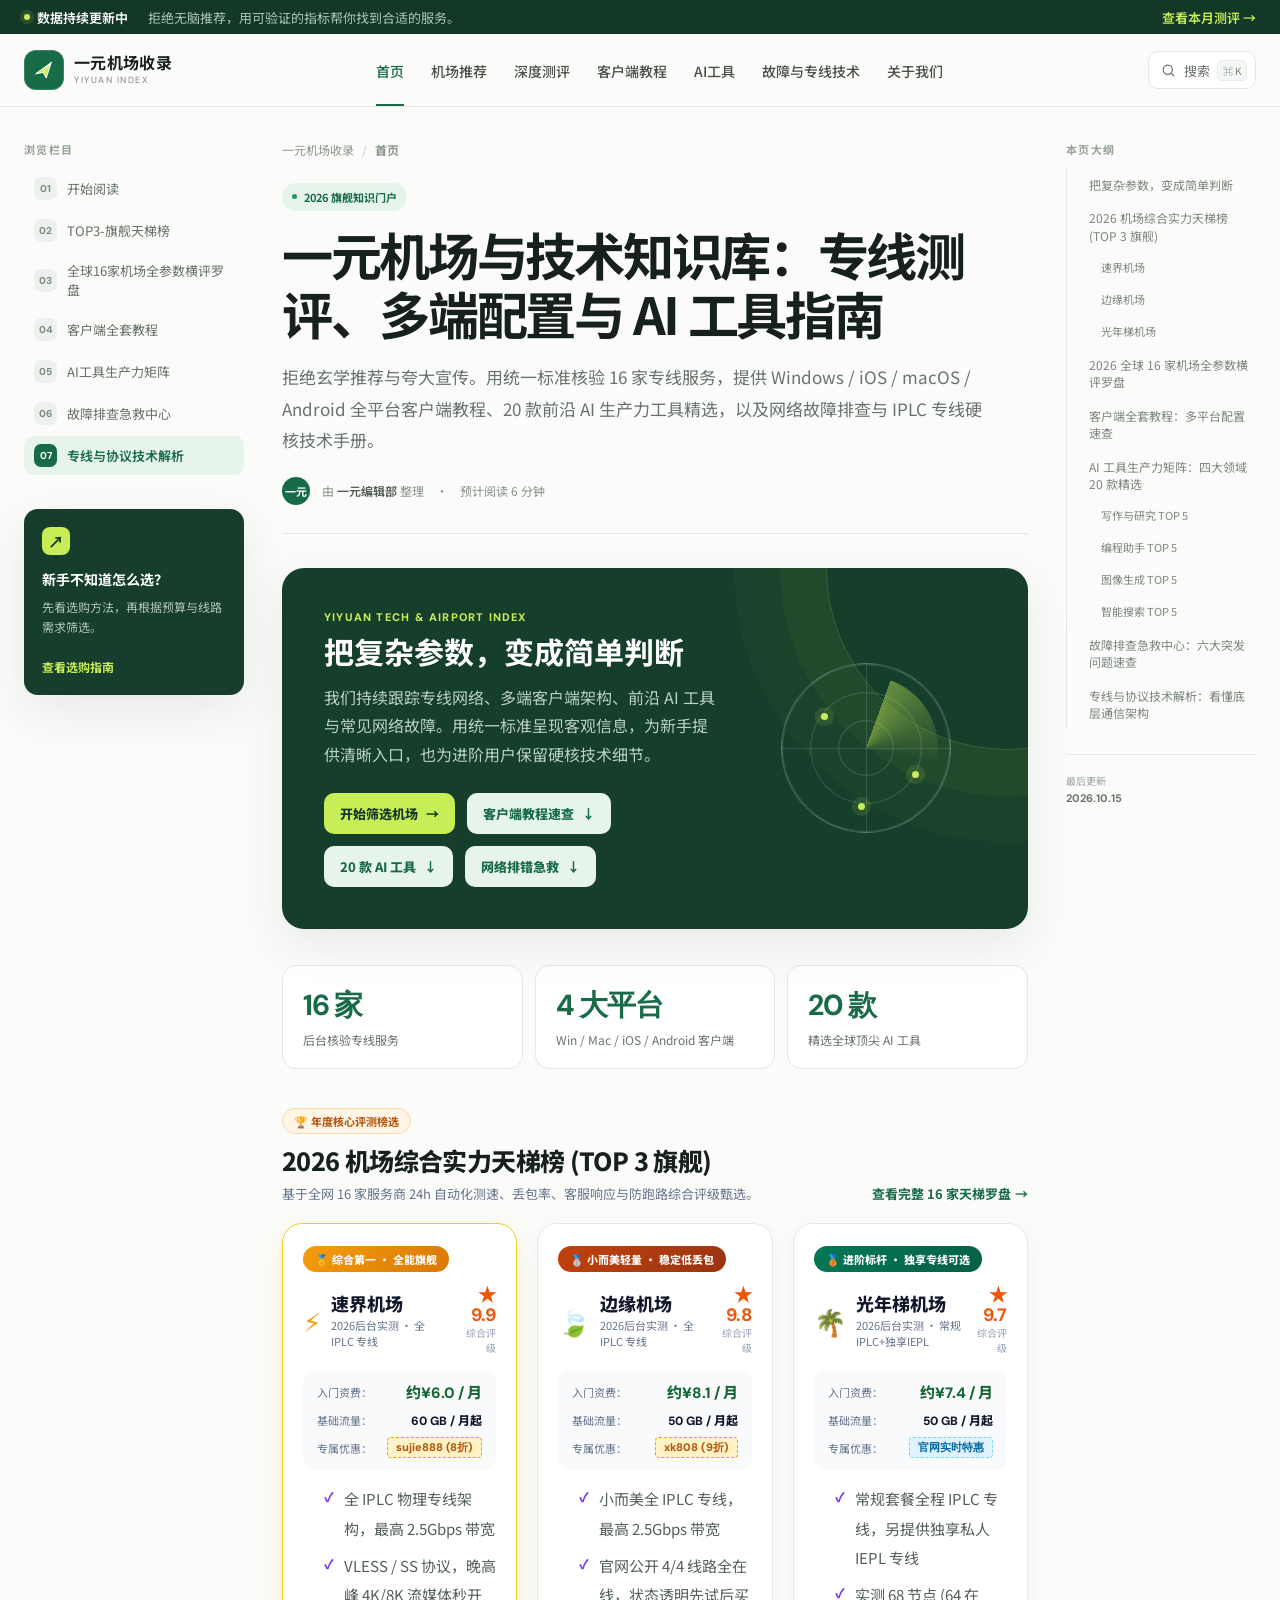
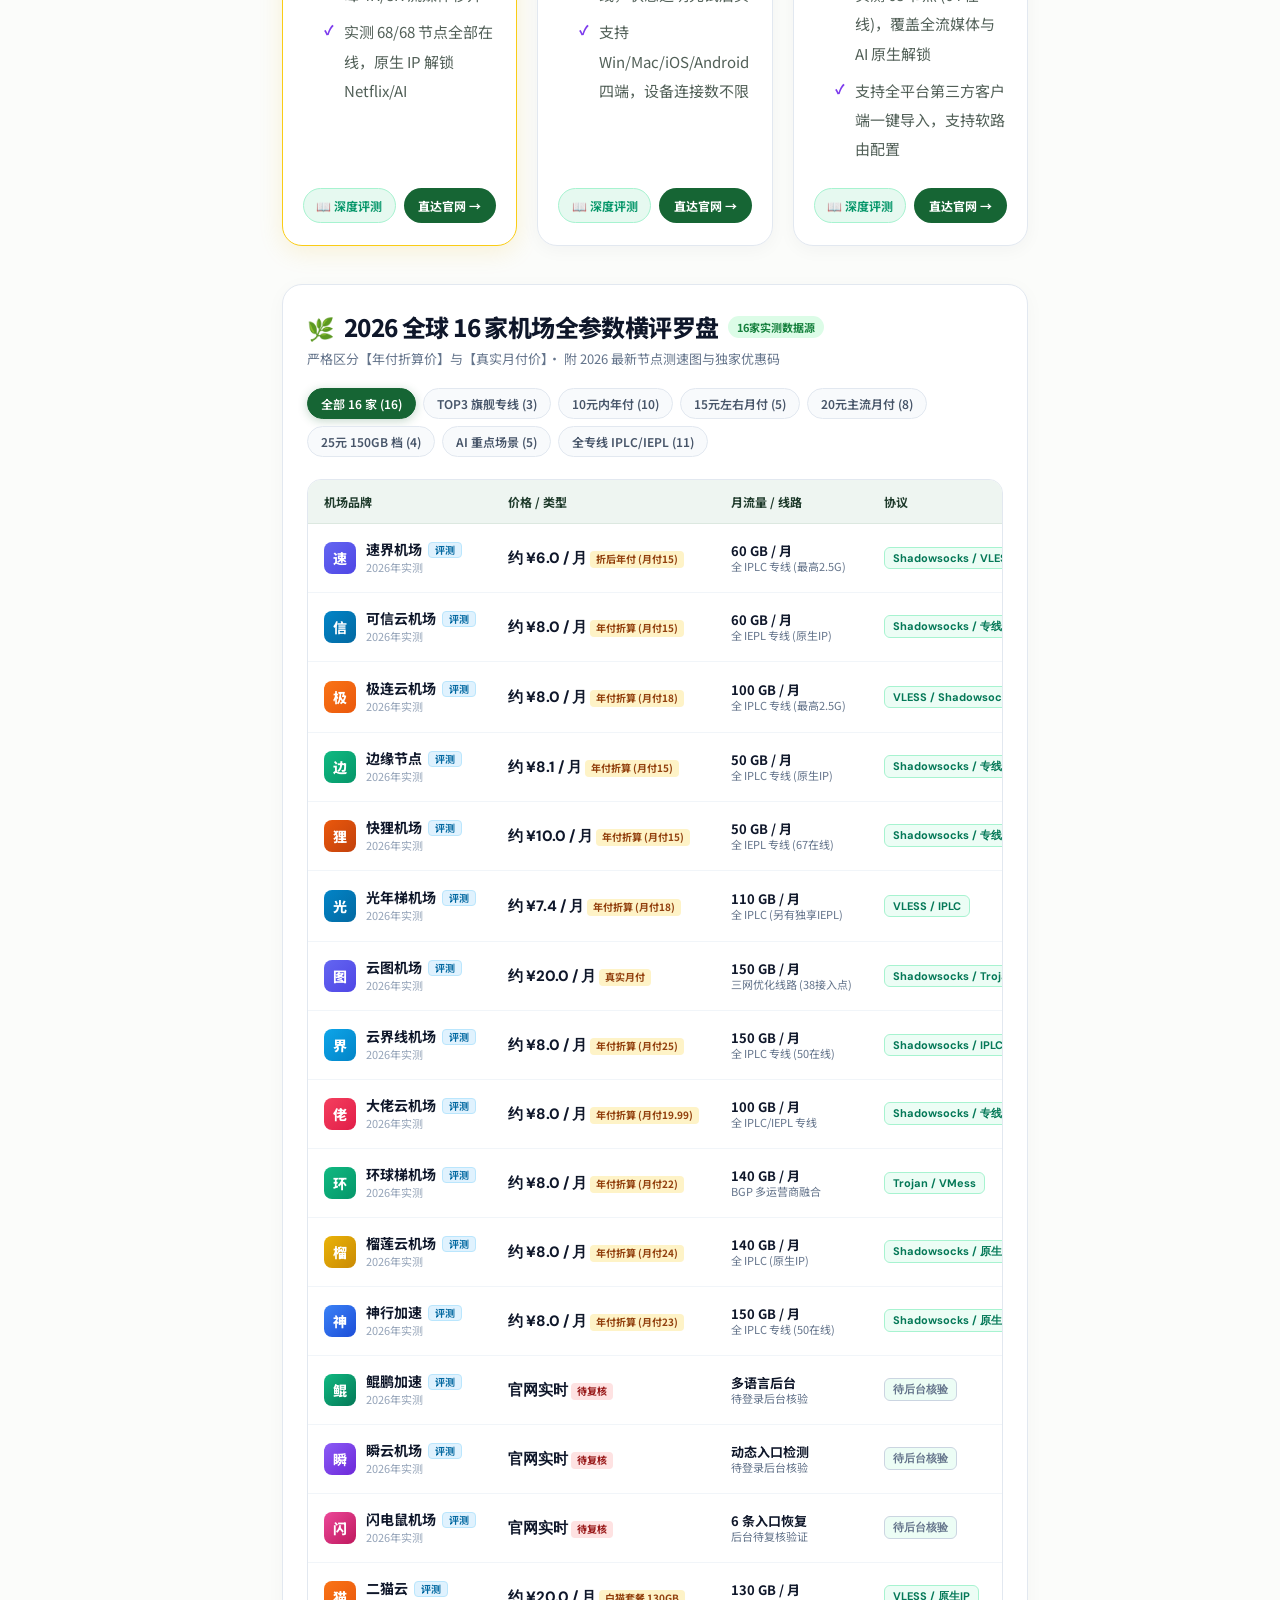
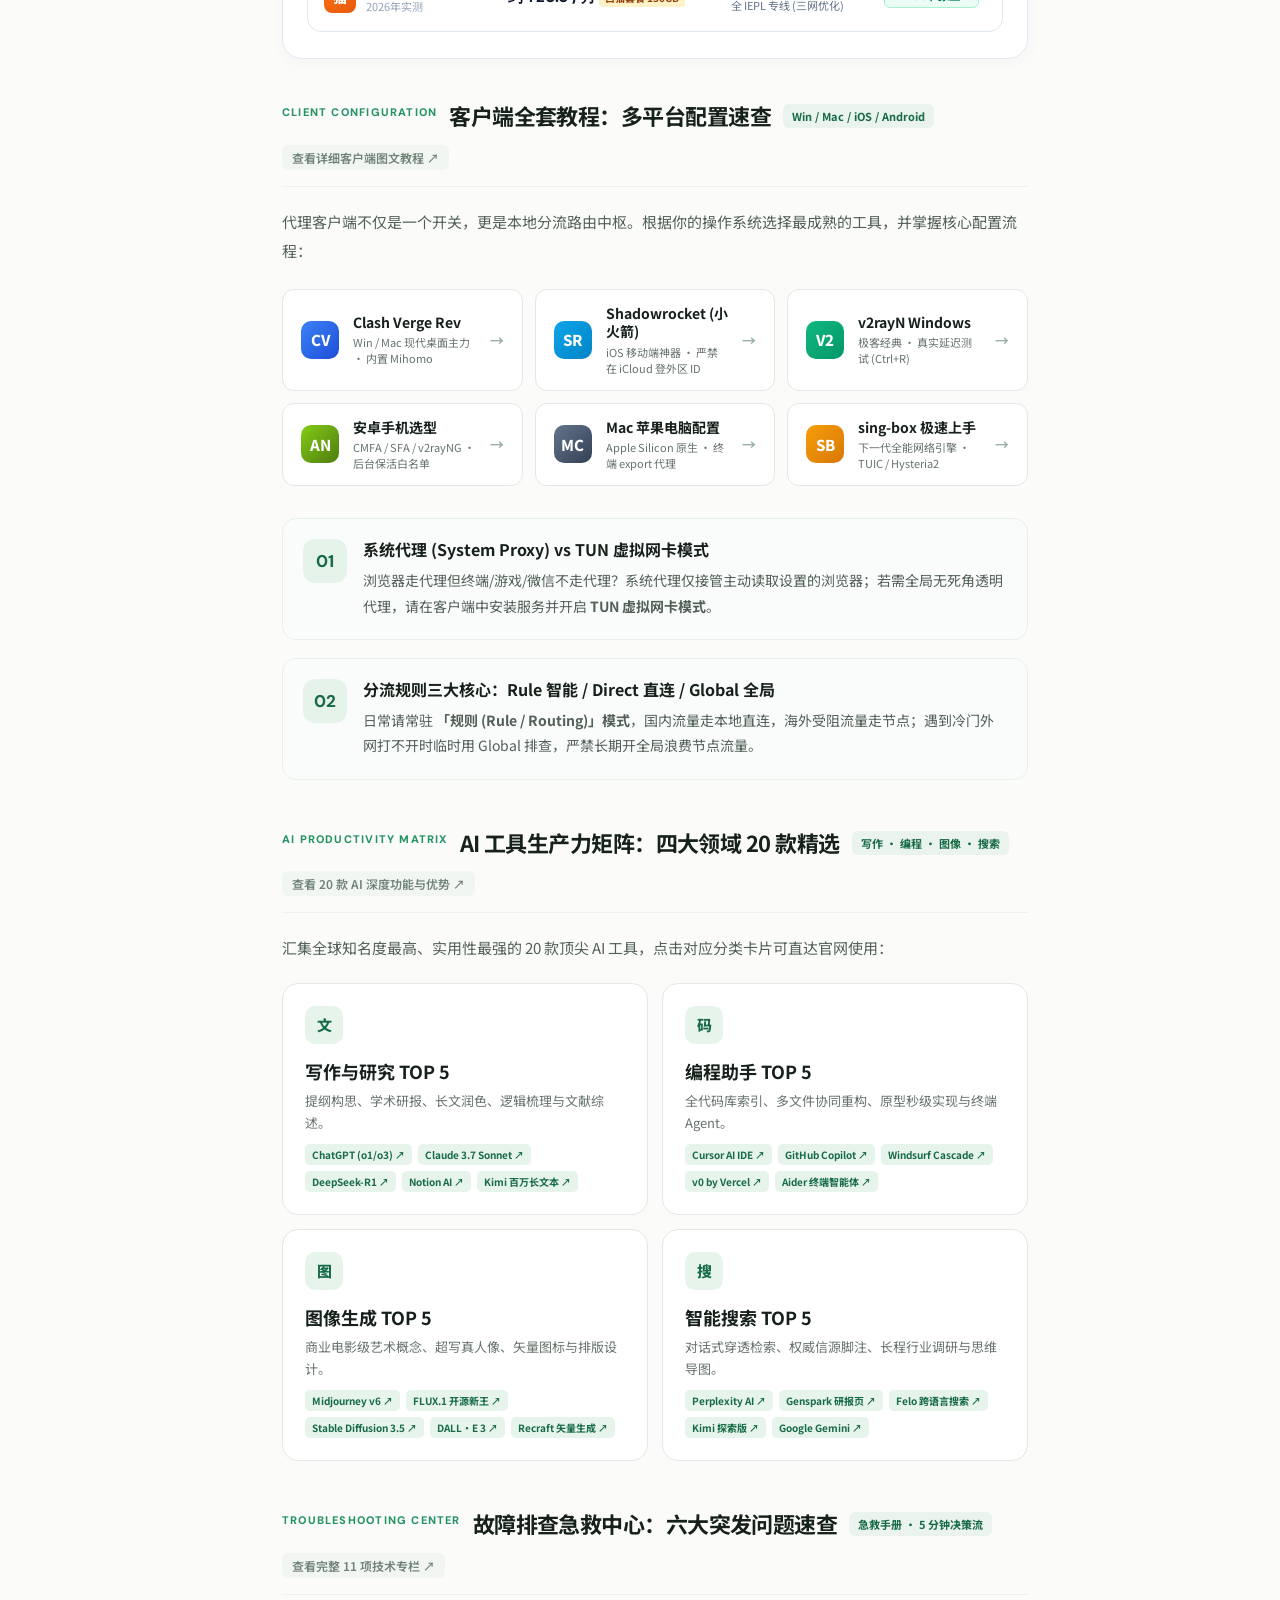
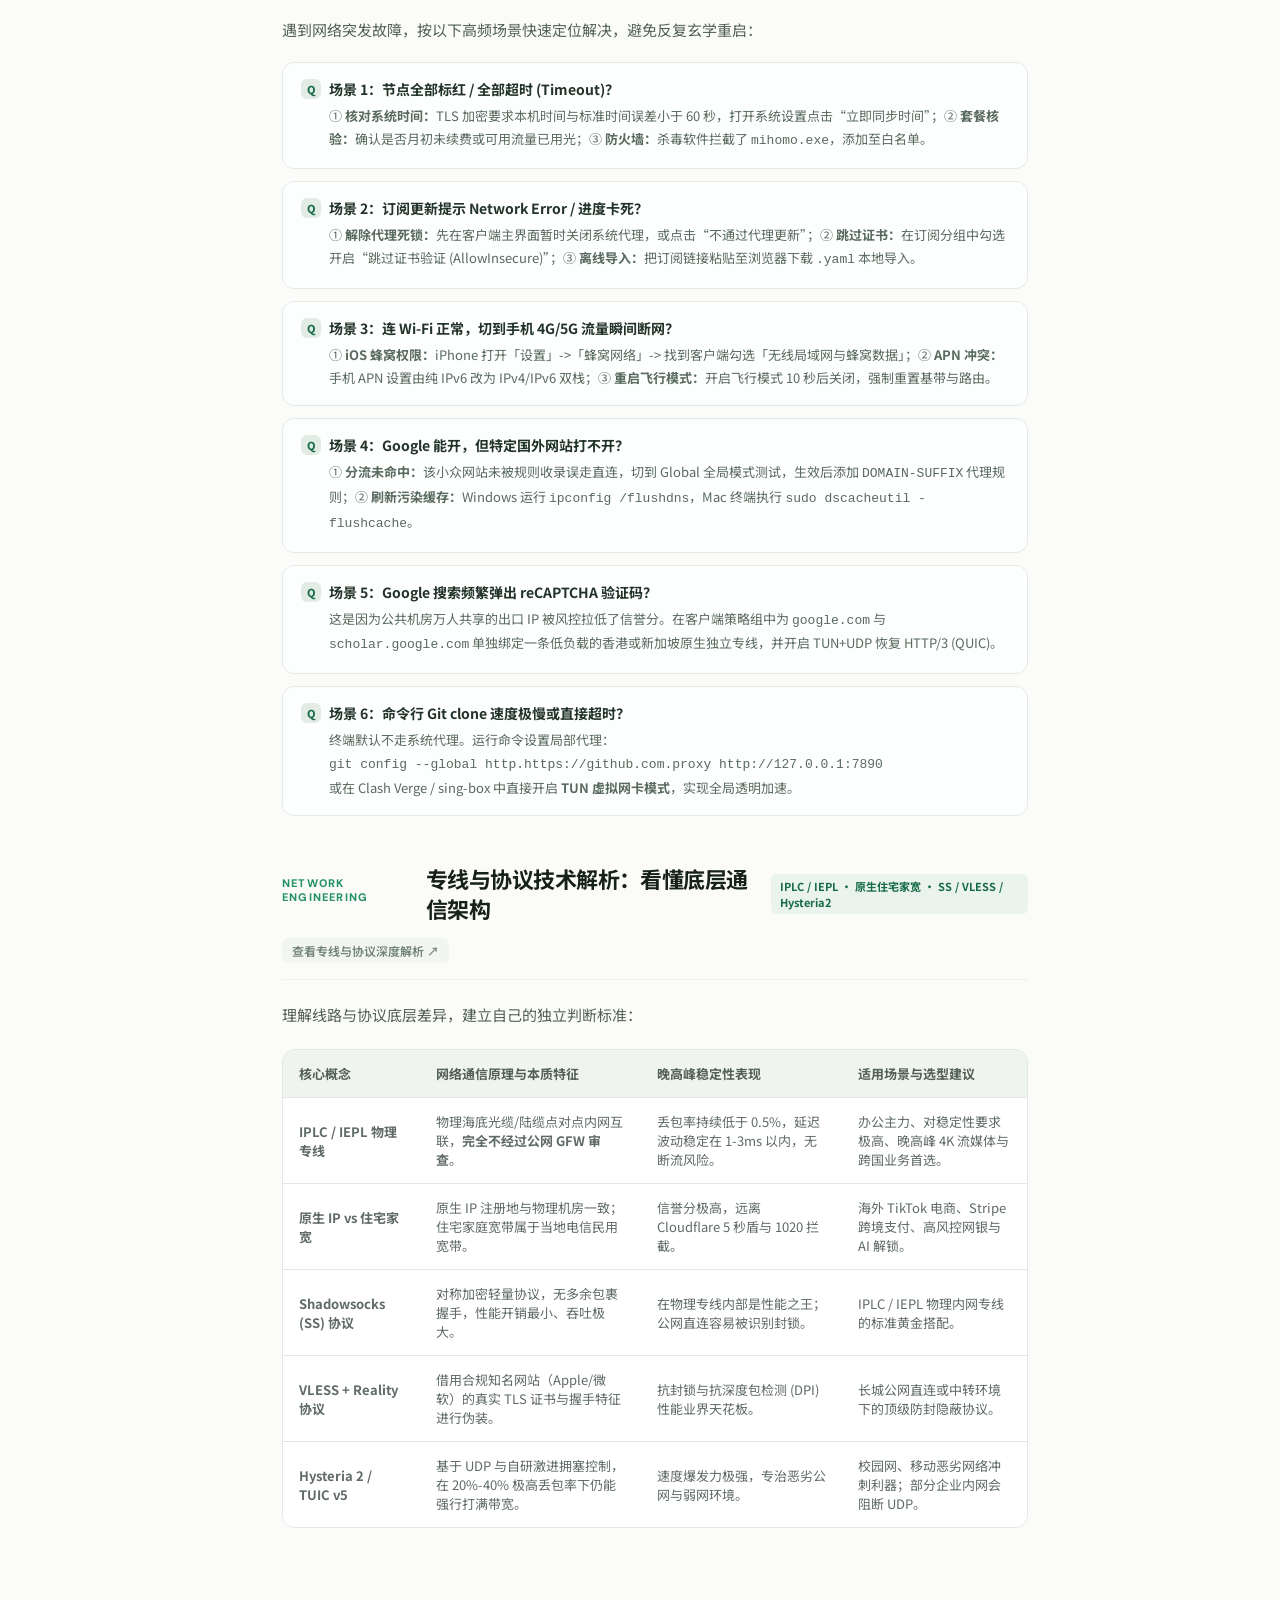
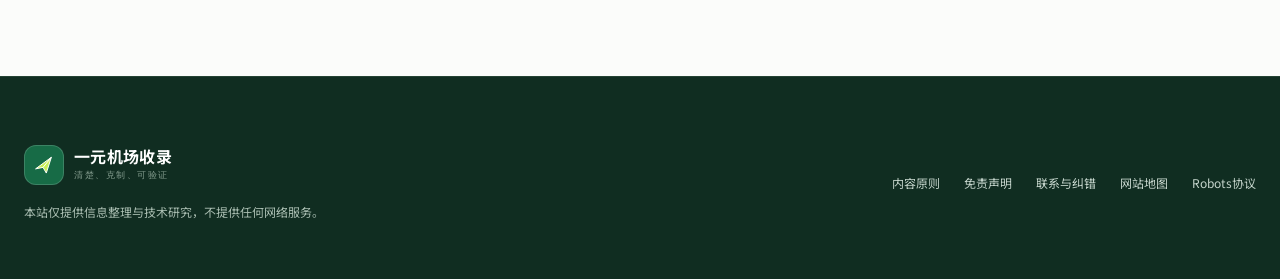
<file: index.html>
<!doctype html>
<html lang="zh-CN">
  <head>
    <meta charset="UTF-8" />
    <meta name="viewport" content="width=device-width, initial-scale=1.0" />
    <title>一元机场收录｜2026优质机场推荐·16家深度测评·IPLC专线与网络工具导航 (yiyuanjc.net)</title>
    <meta
      name="description"
      content="一元机场收录（yiyuanjc.net）提供全面客观的机场推荐、16家机场深度实测、IPLC/IEPL专线故障解析、Clash/Sing-box等全平台客户端配置教程及知名高效AI工具聚合导航。"
    />
    <meta
      name="keywords"
      content="一元机场, 机场推荐, 节点测评, IPLC专线, IEPL专线, 翻墙机场, 梯子推荐, 速界机场, 极连云, 边缘节点, 光年梯, Clash教程, Sing-box, AI工具导航, yiyuanjc.net"
    />
    <meta name="author" content="一元机场收录 (yiyuanjc.net)" />
    <meta name="robots" content="index, follow, max-image-preview:large, max-snippet:-1, max-video-preview:-1" />

    <!-- Canonical & Sitemap Links -->
    <link rel="canonical" href="https://yiyuanjc.net/" />
    <link rel="alternate" hreflang="zh-CN" href="https://yiyuanjc.net/" />
    <link rel="alternate" hreflang="x-default" href="https://yiyuanjc.net/" />
    <link rel="sitemap" type="application/xml" title="Sitemap" href="https://yiyuanjc.net/sitemap.xml" />

    <!-- Open Graph / Facebook / WeChat / Social -->
    <meta property="og:site_name" content="一元机场收录 (yiyuanjc.net)" />
    <meta property="og:type" content="website" />
    <meta property="og:title" content="一元机场收录｜理性选择网络服务与机场深度测评" />
    <meta
      property="og:description"
      content="拒绝盲目推荐，用客观、可验证的真实数据帮你筛选稳定网络服务：涵盖16家主流机场实测、IPLC专线对比与AI工具导航。"
    />
    <meta property="og:url" content="https://yiyuanjc.net/" />
    <meta property="og:locale" content="zh_CN" />

    <!-- Twitter Card -->
    <meta name="twitter:card" content="summary_large_image" />
    <meta name="twitter:title" content="一元机场收录｜理性选择网络服务与机场深度测评" />
    <meta
      name="twitter:description"
      content="拒绝盲目推荐，用客观、可验证的真实数据帮你筛选稳定网络服务：涵盖16家主流机场实测、IPLC专线对比与AI工具导航。"
    />
    <meta name="twitter:url" content="https://yiyuanjc.net/" />

    <!-- Traditional GEO Geotargeting Meta Tags -->
    <meta name="geo.region" content="HK" />
    <meta name="geo.placename" content="Hong Kong" />
    <meta name="geo.position" content="22.3193;114.1694" />
    <meta name="ICBM" content="22.3193, 114.1694" />
    <meta name="DC.title" content="一元机场收录 - yiyuanjc.net" />
    <meta name="DC.publisher" content="yiyuanjc.net" />
    <meta name="DC.language" content="zh-CN" />

    <!-- Generative Engine Optimization (GEO) & Schema.org JSON-LD Structured Data for AI Search Engines -->
    <script type="application/ld+json">
    {
      "@context": "https://schema.org",
      "@graph": [
        {
          "@type": "WebSite",
          "@id": "https://yiyuanjc.net/#website",
          "url": "https://yiyuanjc.net/",
          "name": "一元机场收录",
          "alternateName": ["yiyuanjc.net", "一元机场导航", "Yiyuan Index"],
          "description": "理性选择网络服务，提供机场推荐、16家机场深度实测、IPLC/IEPL专线科普、客户端配置教程及常用AI工具导航。",
          "inLanguage": "zh-CN",
          "publisher": {
            "@id": "https://yiyuanjc.net/#organization"
          }
        },
        {
          "@type": "Organization",
          "@id": "https://yiyuanjc.net/#organization",
          "name": "一元机场收录",
          "url": "https://yiyuanjc.net/",
          "logo": "https://yiyuanjc.net/favicon.ico",
          "description": "客观中立的网络服务评测与知识库整理平台。"
        },
        {
          "@type": "WebPage",
          "@id": "https://yiyuanjc.net/#webpage",
          "url": "https://yiyuanjc.net/",
          "name": "一元机场收录｜2026优质机场推荐·16家深度测评·IPLC专线与网络工具导航",
          "isPartOf": {
            "@id": "https://yiyuanjc.net/#website"
          },
          "about": {
            "@id": "https://yiyuanjc.net/#organization"
          },
          "description": "一元机场收录首页，收录速界机场、边缘节点、光年梯等优质服务商，提供延迟测速、套餐价格分析与使用教程。"
        },
        {
          "@type": "ItemList",
          "name": "热门收录机场测评推荐",
          "description": "经过实测与后台核验的主流网络加速服务商列表",
          "itemListElement": [
            {
              "@type": "ListItem",
              "position": 1,
              "name": "速界机场 (Speed World)",
              "description": "8条线路自动检测，全IPLC专线，60GB/月起，优惠码sujie888享8折，折后年付低至6元/月",
              "url": "https://yiyuanjc.net/review.html?id=speed"
            },
            {
              "@type": "ListItem",
              "position": 2,
              "name": "边缘节点 (EdgeNova)",
              "description": "4条线路状态透明，全IPLC专线，最高2.5Gbps，原生IP，多平台客户端支持",
              "url": "https://yiyuanjc.net/review.html?id=edge"
            },
            {
              "@type": "ListItem",
              "position": 3,
              "name": "光年梯机场 (Guangnian)",
              "description": "4/4入口全可用，68个节点，全IPLC专线，支持VLESS节点与独享IEPL线路",
              "url": "https://yiyuanjc.net/review.html?id=guangnian"
            },
            {
              "@type": "ListItem",
              "position": 4,
              "name": "可信云机场 (Kexin Cloud)",
              "description": "公开检测实时透明，全IEPL专线，60+海外节点，支持流媒体与AI解锁",
              "url": "https://yiyuanjc.net/review.html?id=kexin"
            }
          ]
        }
      ]
    }
    </script>

    <link rel="preconnect" href="https://fonts.googleapis.com" />
    <link rel="preconnect" href="https://fonts.gstatic.com" crossorigin />
    <link
      href="https://fonts.googleapis.com/css2?family=DM+Sans:wght@500;600;700&family=Noto+Sans+SC:wght@400;500;600;700;800&display=swap"
      rel="stylesheet"
    />
    <link rel="stylesheet" href="styles.css" />
    <link rel="stylesheet" href="review-styles.css" />
  </head>
  <body>
    <div class="reading-progress" id="reading-progress" aria-hidden="true"></div>

    <div class="notice-bar">
      <div class="shell notice-inner">
        <span><i></i> 数据持续更新中</span>
        <p>拒绝无脑推荐，用可验证的指标帮你找到合适的服务。</p>
        <a href="#reviews">查看本月测评 <span>→</span></a>
      </div>
    </div>

    <header class="site-header" id="site-header">
      <div class="shell header-inner">
        <a class="brand" href="#home" aria-label="一元机场收录首页">
          <span class="brand-mark" aria-hidden="true">
            <svg viewBox="0 0 40 40" role="img">
              <path d="M8 25.5 30.5 9l-7.2 22.5-4.7-8.1L8 25.5Z" />
              <path d="m18.6 23.4 11.9-14.4" />
            </svg>
          </span>
          <span class="brand-copy">
            <b>一元机场收录</b>
            <small>YIYUAN INDEX</small>
          </span>
        </a>

        <nav class="top-nav" id="top-nav" aria-label="主导航">
          <a href="#home" data-route="home">首页</a>
          <a href="#airports" data-route="airports">机场推荐</a>
          <a href="#reviews" data-route="reviews">深度测评</a>
          <a href="#clients" data-route="clients">客户端教程</a>
          <a href="#ai" data-route="ai">AI工具</a>
          <a href="#network" data-route="network">故障与专线技术</a>
          <a href="#about" data-route="about">关于我们</a>
        </nav>

        <div class="header-actions">
          <button class="search-trigger" id="search-trigger" type="button" aria-label="站内搜索">
            <svg viewBox="0 0 24 24" aria-hidden="true"><circle cx="11" cy="11" r="6.5"/><path d="m16 16 4 4"/></svg>
            <span>搜索</span>
            <kbd>⌘ K</kbd>
          </button>
          <button class="menu-toggle" id="menu-toggle" type="button" aria-label="展开导航" aria-expanded="false">
            <span></span><span></span><span></span>
          </button>
        </div>
      </div>
    </header>

    <div class="page-shell shell">
      <aside class="left-sidebar" id="left-sidebar" aria-label="栏目目录">
        <div class="sidebar-block">
          <p class="eyebrow">浏览栏目</p>
          <div class="section-nav" id="section-nav"></div>
        </div>
        <div class="side-card">
          <span class="side-card-icon">↗</span>
          <b>新手不知道怎么选？</b>
          <p>先看选购方法，再根据预算与线路需求筛选。</p>
          <a href="#airports" data-jump="airports">查看选购指南</a>
        </div>
      </aside>

      <main class="main-content" id="main-content" tabindex="-1"></main>

      <aside class="right-sidebar" aria-label="文章大纲">
        <div class="toc-wrap">
          <p class="eyebrow">本页大纲</p>
          <nav class="toc" id="toc"></nav>
          <div class="article-meta">
            <span>最后更新</span>
            <b id="updated-at">2026.10.15</b>
          </div>
        </div>
      </aside>
    </div>

    <footer class="site-footer">
      <div class="shell footer-inner">
        <div>
          <a class="brand footer-brand" href="#home">
            <span class="brand-mark" aria-hidden="true">
              <svg viewBox="0 0 40 40"><path d="M8 25.5 30.5 9l-7.2 22.5-4.7-8.1L8 25.5Z"/><path d="m18.6 23.4 11.9-14.4"/></svg>
            </span>
            <span class="brand-copy"><b>一元机场收录</b><small>清楚、克制、可验证</small></span>
          </a>
          <p>本站仅提供信息整理与技术研究，不提供任何网络服务。</p>
        </div>
        <div class="footer-links">
          <a href="#about">内容原则</a>
          <a href="#about">免责声明</a>
          <a href="#about">联系与纠错</a>
          <a href="sitemap.xml" target="_blank" rel="noopener">网站地图</a>
          <a href="robots.txt" target="_blank" rel="noopener">Robots协议</a>
        </div>
      </div>
    </footer>

    <div class="search-modal" id="search-modal" hidden>
      <div class="search-backdrop" data-close-search></div>
      <section class="search-panel" role="dialog" aria-modal="true" aria-labelledby="search-title">
        <div class="search-box">
          <svg viewBox="0 0 24 24" aria-hidden="true"><circle cx="11" cy="11" r="6.5"/><path d="m16 16 4 4"/></svg>
          <label class="sr-only" id="search-title" for="search-input">搜索站内文章</label>
          <input id="search-input" type="search" placeholder="搜索机场、客户端或技术问题…" autocomplete="off" />
          <button type="button" data-close-search>ESC</button>
        </div>
        <div class="search-results" id="search-results"></div>
      </section>
    </div>

    <script src="review-data.js"></script>
    <script src="app.js"></script>
  </body>
</html>
</file>
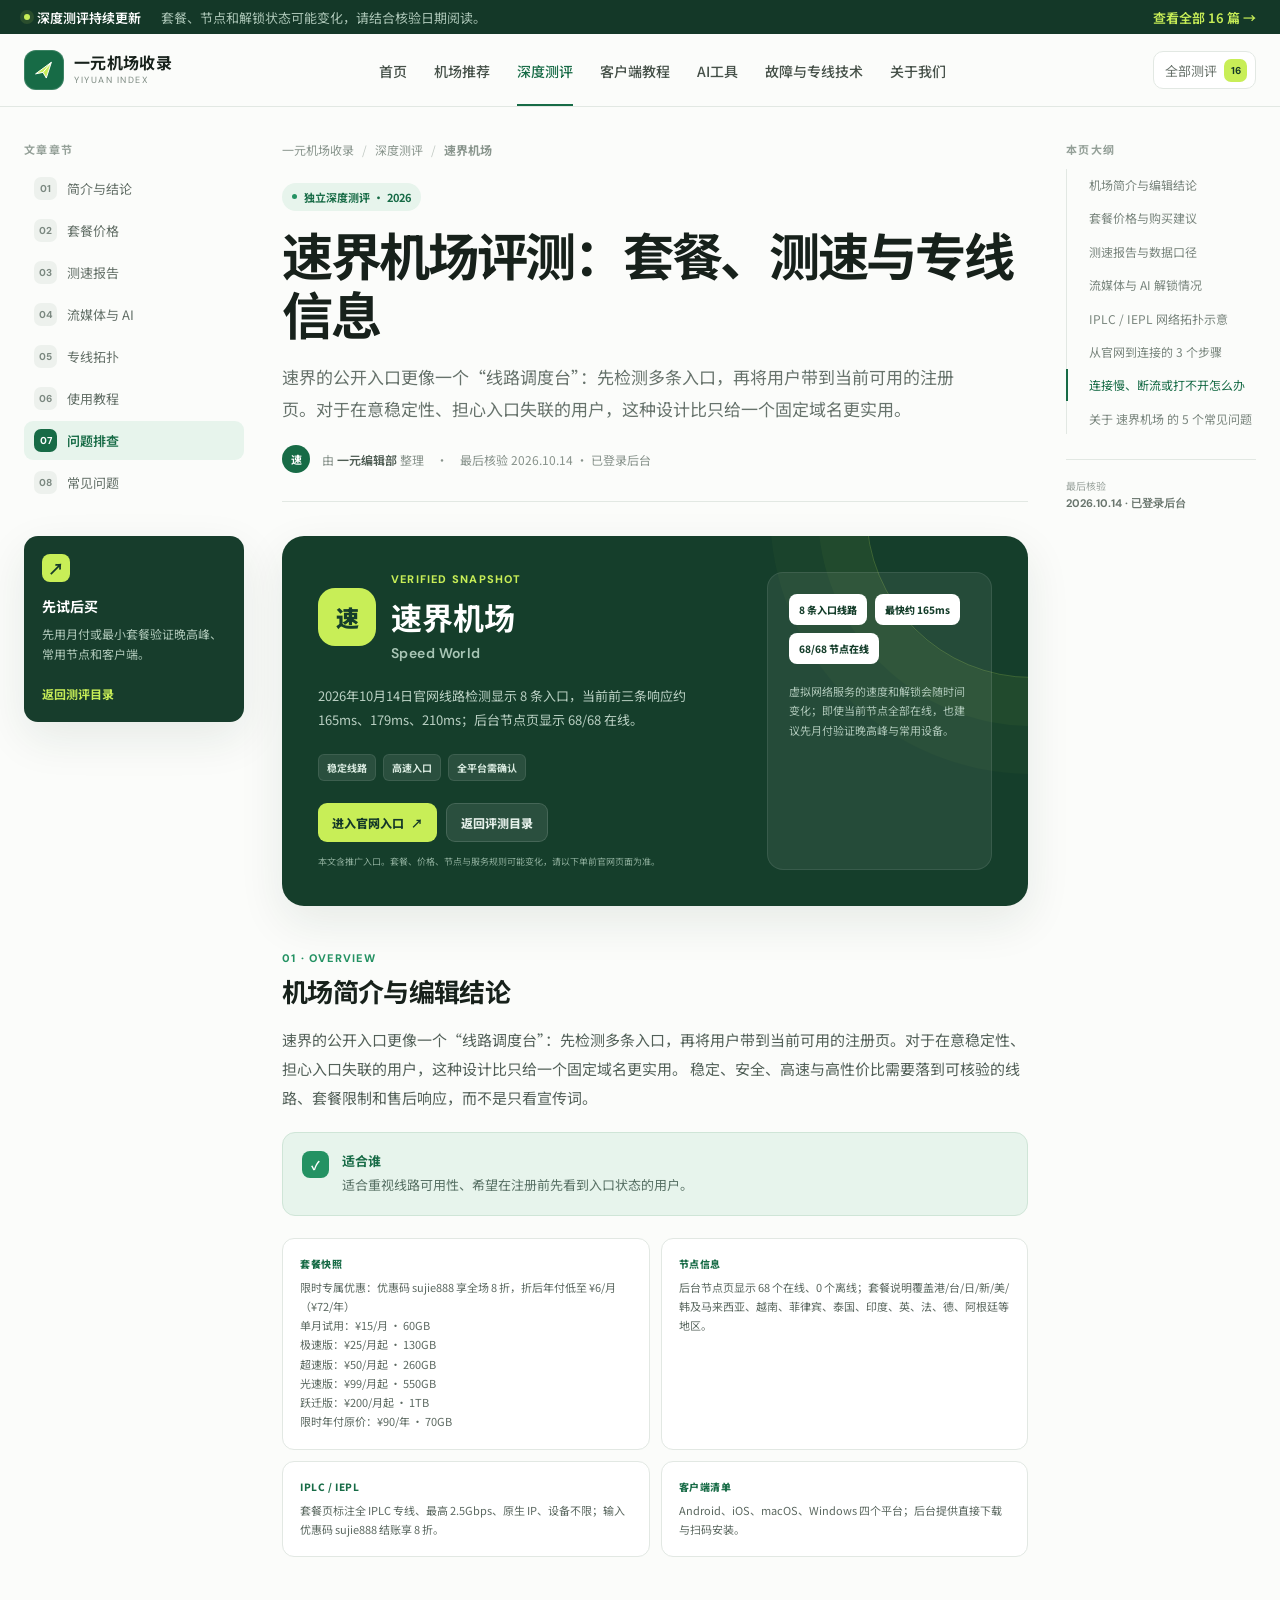
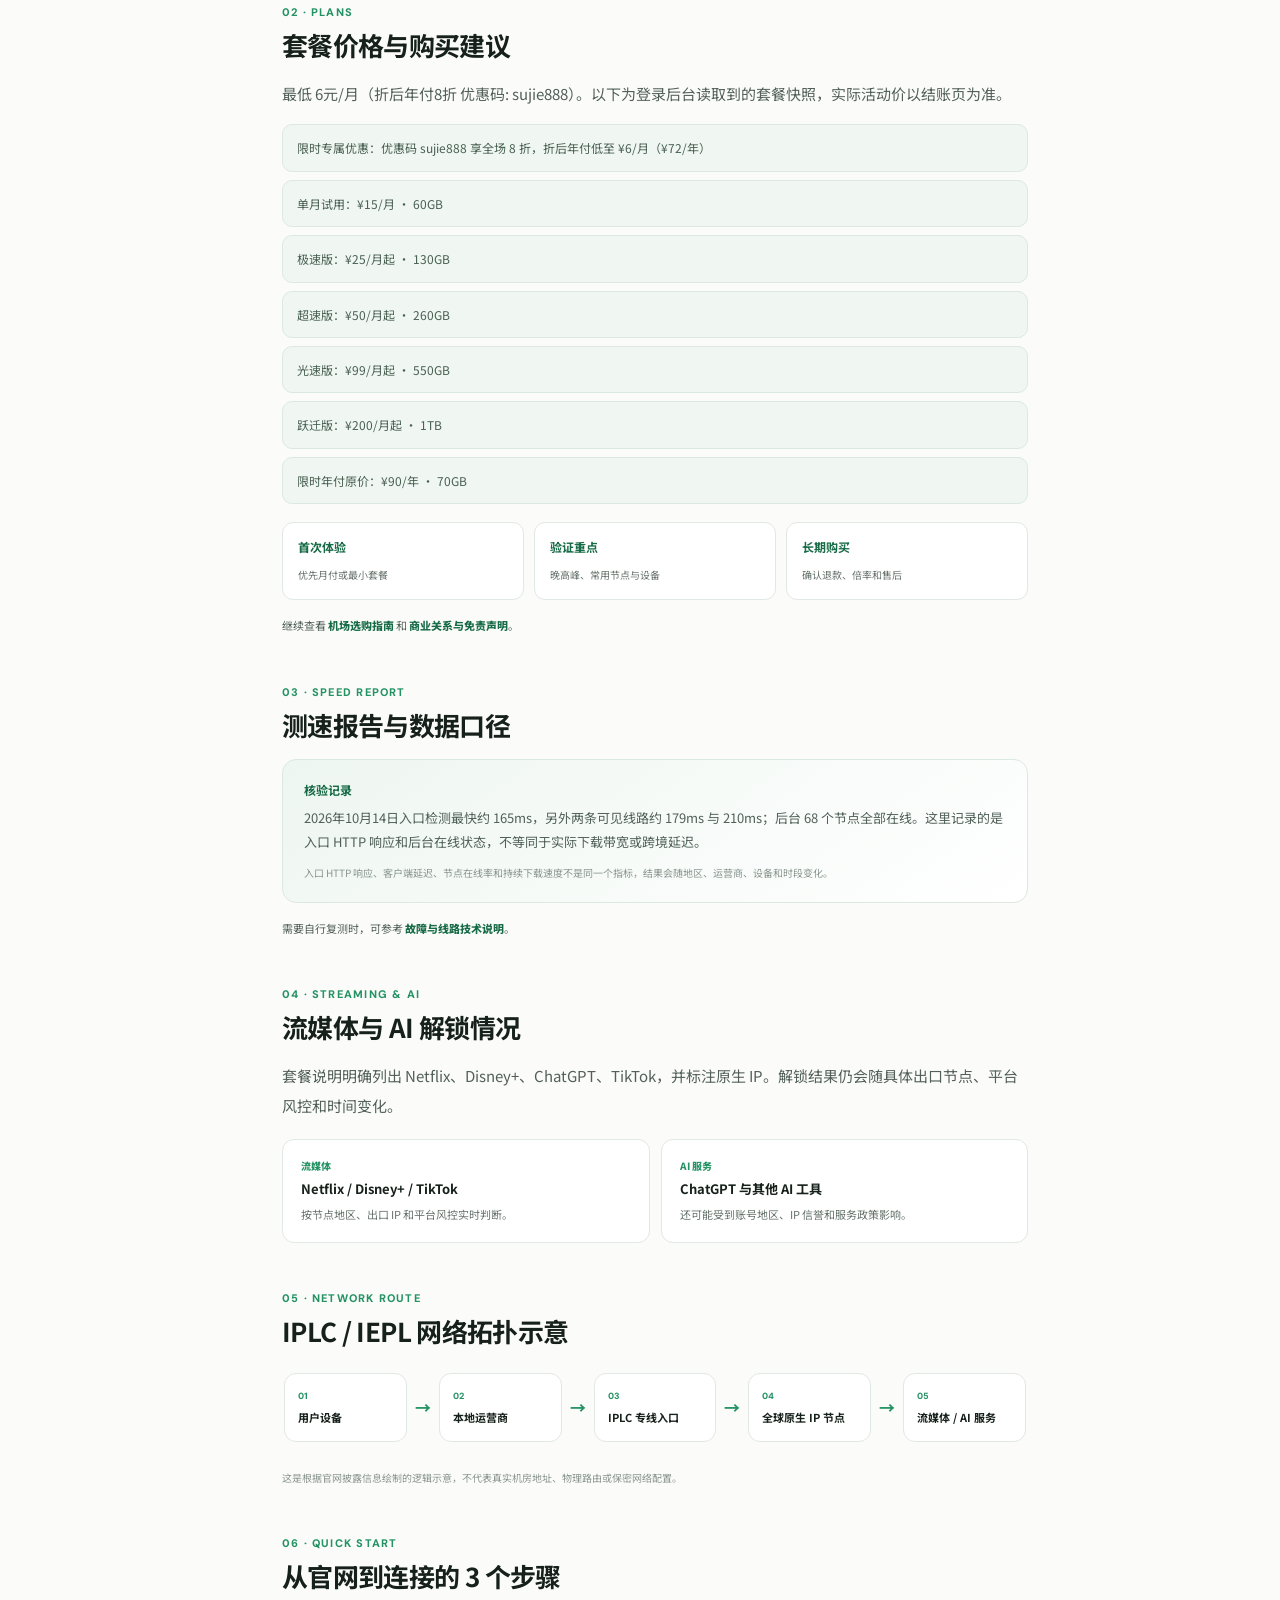
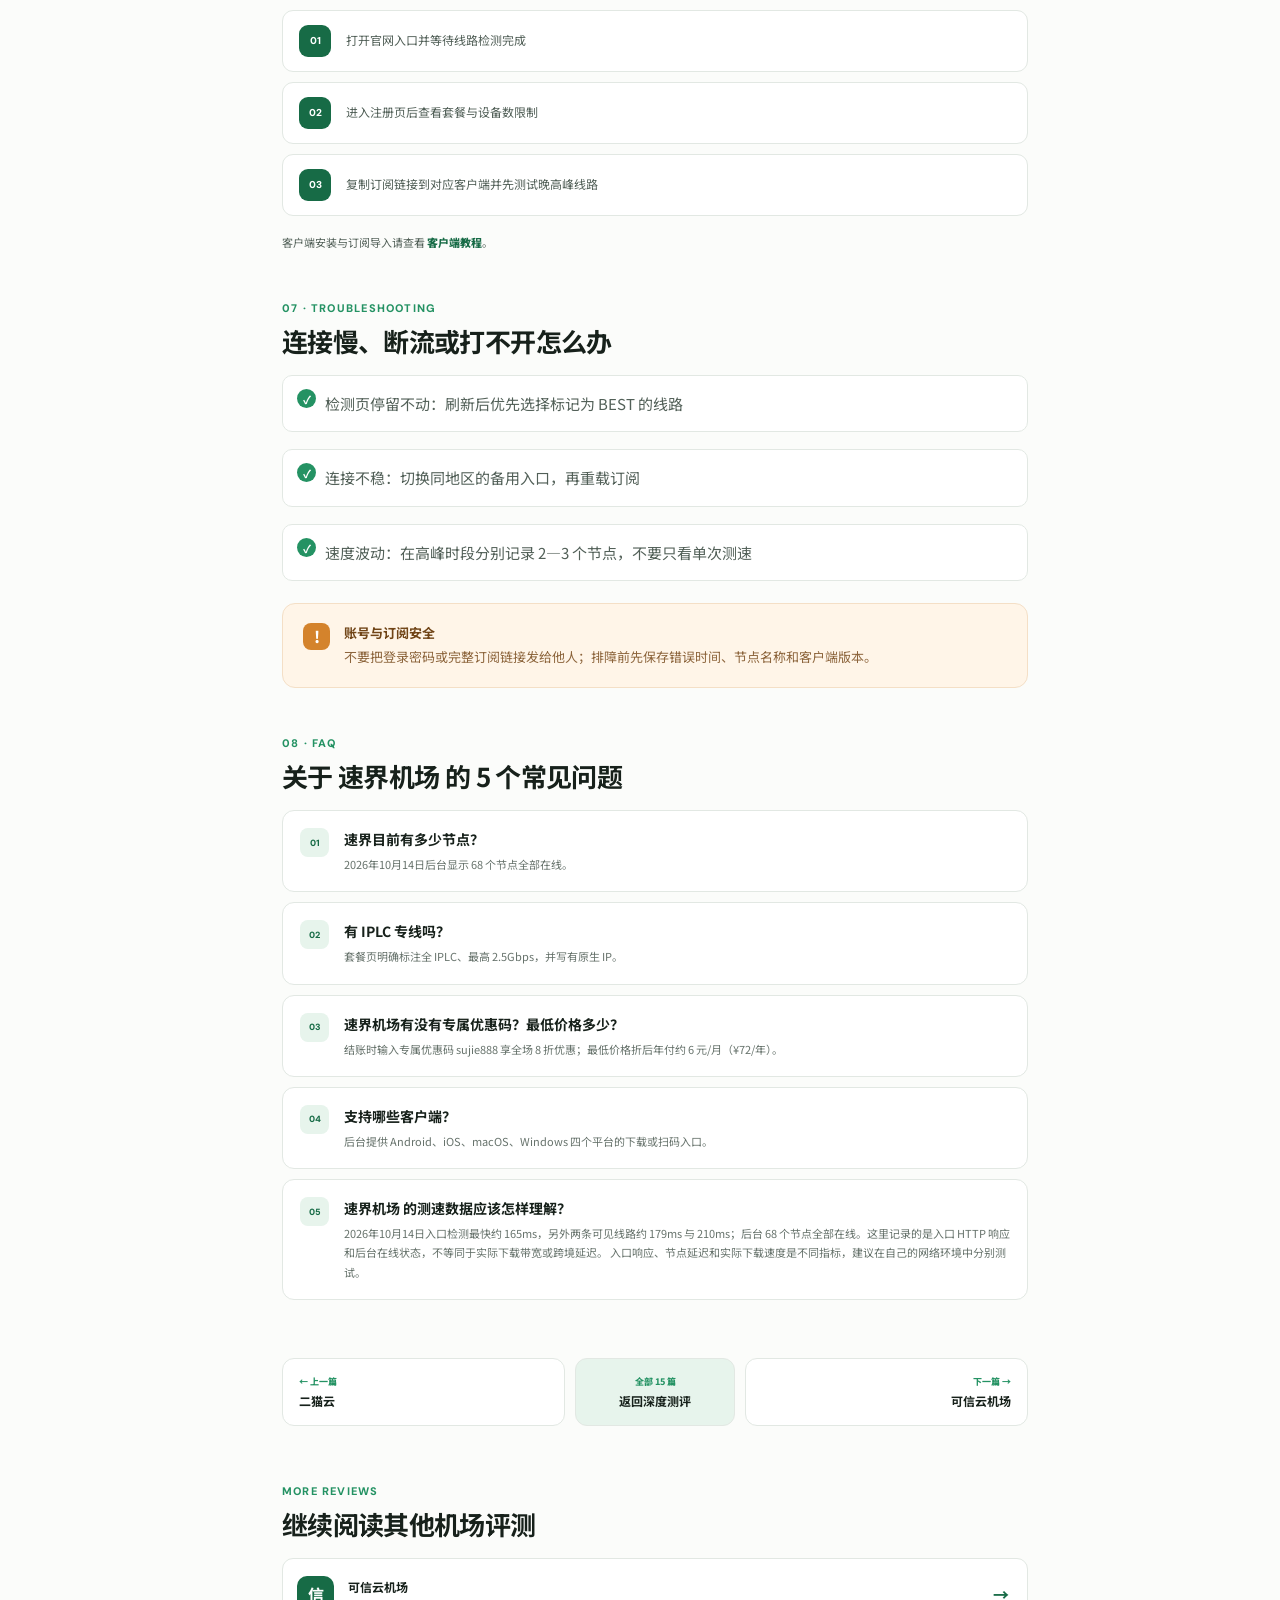
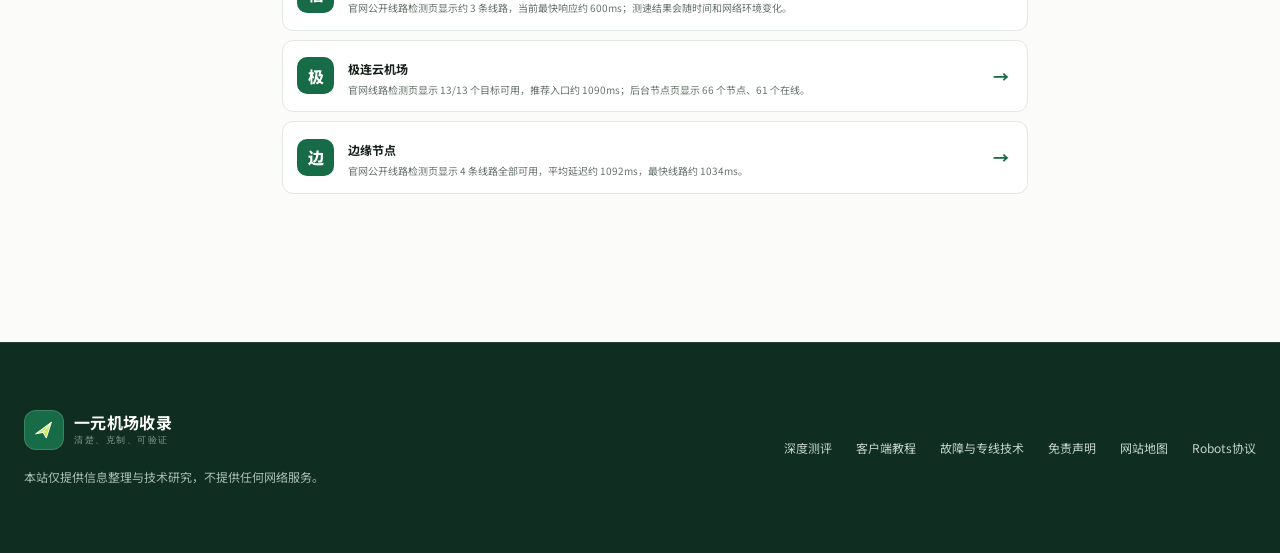
<file: review.html>
<!doctype html>
<html lang="zh-CN">
  <head>
    <meta charset="UTF-8" />
    <meta name="viewport" content="width=device-width, initial-scale=1.0" />
    <title>机场独立深度测评｜真实测速·套餐价格·IPLC专线与解锁实测 (yiyuanjc.net)</title>
    <meta
      name="description"
      content="一元机场收录（yiyuanjc.net）16家主流网络服务独立深度测评：速界机场、极连云、二猫云、边缘节点、光年梯等后台实测数据、最新套餐价格、节点延迟、Netflix与ChatGPT流媒体/AI解锁能力全维度分析。"
    />
    <meta
      name="keywords"
      content="机场测评, 速界机场测评, 边缘节点测评, 光年梯测评, 可信云测评, IPLC专线实测, 翻墙测速, 机场稳定性, yiyuanjc.net"
    />
    <meta name="author" content="一元机场收录 (yiyuanjc.net)" />
    <meta name="robots" content="index, follow, max-image-preview:large, max-snippet:-1, max-video-preview:-1" />

    <!-- Canonical & Sitemap Links -->
    <link rel="canonical" href="https://yiyuanjc.net/review.html" />
    <link rel="alternate" hreflang="zh-CN" href="https://yiyuanjc.net/review.html" />
    <link rel="alternate" hreflang="x-default" href="https://yiyuanjc.net/review.html" />
    <link rel="sitemap" type="application/xml" title="Sitemap" href="https://yiyuanjc.net/sitemap.xml" />

    <!-- Open Graph / Social -->
    <meta property="og:site_name" content="一元机场收录 (yiyuanjc.net)" />
    <meta property="og:type" content="article" />
    <meta property="og:title" content="机场独立深度测评｜真实测速与套餐解析 - yiyuanjc.net" />
    <meta
      property="og:description"
      content="拒绝虚假宣传，多维度后台核验：套餐价格、节点在线率、IPLC专线与流媒体AI解锁全面测评报告。"
    />
    <meta property="og:url" content="https://yiyuanjc.net/review.html" />
    <meta property="og:locale" content="zh_CN" />

    <!-- Twitter Card -->
    <meta name="twitter:card" content="summary_large_image" />
    <meta name="twitter:title" content="机场独立深度测评｜真实测速与套餐解析 - yiyuanjc.net" />
    <meta
      name="twitter:description"
      content="拒绝虚假宣传，多维度后台核验：套餐价格、节点在线率、IPLC专线与流媒体AI解锁全面测评报告。"
    />
    <meta name="twitter:url" content="https://yiyuanjc.net/review.html" />

    <!-- Traditional GEO Geotargeting Meta Tags -->
    <meta name="geo.region" content="HK" />
    <meta name="geo.placename" content="Hong Kong" />
    <meta name="geo.position" content="22.3193;114.1694" />
    <meta name="ICBM" content="22.3193, 114.1694" />
    <meta name="DC.title" content="机场独立深度测评 - yiyuanjc.net" />
    <meta name="DC.publisher" content="yiyuanjc.net" />
    <meta name="DC.language" content="zh-CN" />

    <!-- Generative Engine Optimization (GEO) & Schema.org JSON-LD Structured Data for AI Search Engines -->
    <script type="application/ld+json">
    {
      "@context": "https://schema.org",
      "@graph": [
        {
          "@type": "TechArticle",
          "@id": "https://yiyuanjc.net/review.html#article",
          "headline": "16家主流网络服务机场深度测评与数据核验报告",
          "description": "基于真实后台数据与公开测速验证的16家机场深度测评，包含价格梯度、节点在线率、专线拓扑与使用指南。",
          "inLanguage": "zh-CN",
          "datePublished": "2026-10-14",
          "dateModified": "2026-10-15",
          "publisher": {
            "@type": "Organization",
            "name": "一元机场收录",
            "url": "https://yiyuanjc.net/"
          },
          "mainEntityOfPage": "https://yiyuanjc.net/review.html"
        },
        {
          "@type": "BreadcrumbList",
          "itemListElement": [
            {
              "@type": "ListItem",
              "position": 1,
              "name": "首页",
              "item": "https://yiyuanjc.net/"
            },
            {
              "@type": "ListItem",
              "position": 2,
              "name": "深度测评",
              "item": "https://yiyuanjc.net/review.html"
            }
          ]
        }
      ]
    }
    </script>

    <link rel="preconnect" href="https://fonts.googleapis.com" />
    <link rel="preconnect" href="https://fonts.gstatic.com" crossorigin />
    <link href="https://fonts.googleapis.com/css2?family=DM+Sans:wght@500;600;700&family=Noto+Sans+SC:wght@400;500;600;700;800&display=swap" rel="stylesheet" />
    <link rel="stylesheet" href="styles.css" />
    <link rel="stylesheet" href="review-styles.css" />
  </head>
  <body>
    <div class="reading-progress" id="reading-progress" aria-hidden="true"></div>

    <div class="notice-bar">
      <div class="shell notice-inner">
        <span><i></i> 深度测评持续更新</span>
        <p>套餐、节点和解锁状态可能变化，请结合核验日期阅读。</p>
        <a href="index.html#reviews">查看全部 16 篇 <span>→</span></a>
      </div>
    </div>

    <header class="site-header" id="site-header">
      <div class="shell header-inner">
        <a class="brand" href="index.html#home" aria-label="一元机场收录首页">
          <span class="brand-mark" aria-hidden="true"><svg viewBox="0 0 40 40" role="img"><path d="M8 25.5 30.5 9l-7.2 22.5-4.7-8.1L8 25.5Z"/><path d="m18.6 23.4 11.9-14.4"/></svg></span>
          <span class="brand-copy"><b>一元机场收录</b><small>YIYUAN INDEX</small></span>
        </a>
        <nav class="top-nav" id="top-nav" aria-label="主导航">
          <a href="index.html#home">首页</a>
          <a href="index.html#airports">机场推荐</a>
          <a class="active" href="index.html#reviews">深度测评</a>
          <a href="index.html#clients">客户端教程</a>
          <a href="index.html#ai">AI工具</a>
          <a href="index.html#network">故障与专线技术</a>
          <a href="index.html#about">关于我们</a>
        </nav>
        <div class="header-actions">
          <a class="search-trigger directory-return" href="index.html#reviews"><span>全部测评</span><b>16</b></a>
          <button class="menu-toggle" id="menu-toggle" type="button" aria-label="展开导航" aria-expanded="false"><span></span><span></span><span></span></button>
        </div>
      </div>
    </header>

    <div class="page-shell shell review-page-shell">
      <aside class="left-sidebar" aria-label="文章章节">
        <div class="sidebar-block">
          <p class="eyebrow">文章章节</p>
          <div class="section-nav" id="section-nav"></div>
        </div>
        <div class="side-card"><span class="side-card-icon">↗</span><b>先试后买</b><p>先用月付或最小套餐验证晚高峰、常用节点和客户端。</p><a href="index.html#reviews">返回测评目录</a></div>
      </aside>

      <main class="main-content" id="review-content" tabindex="-1"></main>

      <aside class="right-sidebar" aria-label="文章大纲">
        <div class="toc-wrap">
          <p class="eyebrow">本页大纲</p>
          <nav class="toc" id="toc"></nav>
          <div class="article-meta"><span>最后核验</span><b id="updated-at">2026.10.15</b></div>
        </div>
      </aside>
    </div>

    <footer class="site-footer">
      <div class="shell footer-inner">
        <div><a class="brand footer-brand" href="index.html#home"><span class="brand-mark" aria-hidden="true"><svg viewBox="0 0 40 40"><path d="M8 25.5 30.5 9l-7.2 22.5-4.7-8.1L8 25.5Z"/><path d="m18.6 23.4 11.9-14.4"/></svg></span><span class="brand-copy"><b>一元机场收录</b><small>清楚、克制、可验证</small></span></a><p>本站仅提供信息整理与技术研究，不提供任何网络服务。</p></div>
        <div class="footer-links"><a href="index.html#reviews">深度测评</a><a href="index.html#clients">客户端教程</a><a href="index.html#network">故障与专线技术</a><a href="index.html#about">免责声明</a><a href="sitemap.xml" target="_blank" rel="noopener">网站地图</a><a href="robots.txt" target="_blank" rel="noopener">Robots协议</a></div>
      </div>
    </footer>

    <script src="review-data.js"></script>
    <script src="review-page.js"></script>
  </body>
</html>
</file>
<file: styles.css>
:root {
  --ink: #17211b;
  --muted: #67736c;
  --line: #e2e8e3;
  --soft: #f4f7f3;
  --paper: #fbfcfa;
  --white: #ffffff;
  --green: #176b46;
  --green-2: #249263;
  --green-soft: #e7f4ec;
  --lime: #c8ee57;
  --amber: #b76516;
  --amber-soft: #fff5e8;
  --shadow: 0 16px 46px rgba(20, 52, 34, 0.09);
  --header-height: 72px;
}

* { box-sizing: border-box; }
html { scroll-behavior: smooth; scroll-padding-top: 104px; }
body {
  margin: 0;
  color: var(--ink);
  background: var(--paper);
  font-family: "Noto Sans SC", system-ui, sans-serif;
  -webkit-font-smoothing: antialiased;
}
a { color: inherit; text-decoration: none; }
button, input { font: inherit; }
button { color: inherit; }
svg { display: block; }
.shell { width: min(1440px, calc(100% - 48px)); margin-inline: auto; }
.sr-only { position: absolute; width: 1px; height: 1px; padding: 0; margin: -1px; overflow: hidden; clip: rect(0,0,0,0); white-space: nowrap; border: 0; }

.reading-progress { position: fixed; z-index: 100; top: 0; left: 0; height: 3px; width: 0; background: var(--lime); }
.notice-bar { color: #dbeae1; background: #143828; font-size: 13px; }
.notice-inner { min-height: 34px; display: flex; align-items: center; gap: 20px; }
.notice-inner > span { display: flex; align-items: center; gap: 7px; color: #fff; font-weight: 600; }
.notice-inner > span i { width: 6px; height: 6px; border-radius: 99px; background: var(--lime); box-shadow: 0 0 0 4px rgba(200,238,87,.12); }
.notice-inner p { margin: 0; flex: 1; color: #abc5b6; }
.notice-inner a { color: var(--lime); font-weight: 600; }
.notice-inner a span { display: inline-block; transition: transform .2s; }
.notice-inner a:hover span { transform: translateX(3px); }

.site-header { position: sticky; z-index: 50; top: 0; background: rgba(251,252,250,.94); border-bottom: 1px solid var(--line); backdrop-filter: blur(14px); }
.header-inner { min-height: var(--header-height); display: flex; align-items: center; gap: 28px; }
.brand { display: inline-flex; align-items: center; gap: 10px; flex: none; }
.brand-mark { width: 40px; height: 40px; display: grid; place-items: center; border-radius: 12px; color: white; background: var(--green); box-shadow: inset 0 0 0 1px rgba(255,255,255,.16); }
.brand-mark svg { width: 28px; height: 28px; fill: var(--lime); stroke: #fff; stroke-width: 1.4; stroke-linejoin: round; }
.brand-copy { display: grid; line-height: 1.1; gap: 5px; }
.brand-copy b { font-size: 16px; letter-spacing: .02em; }
.brand-copy small { color: #7b8980; font-family: "DM Sans", sans-serif; font-size: 9px; letter-spacing: .17em; }
.top-nav { display: flex; align-items: center; justify-content: center; gap: 3px; flex: 1; }
.top-nav a { position: relative; padding: 26px 12px 24px; color: #465149; font-size: 14px; font-weight: 500; white-space: nowrap; }
.top-nav a::after { content: ""; position: absolute; right: 12px; bottom: -1px; left: 12px; height: 2px; background: var(--green); transform: scaleX(0); transition: transform .2s; }
.top-nav a:hover, .top-nav a.active { color: var(--green); }
.top-nav a.active::after { transform: scaleX(1); }
.header-actions { display: flex; align-items: center; gap: 8px; }
.search-trigger { height: 38px; display: flex; align-items: center; gap: 7px; padding: 0 8px 0 11px; color: #667069; background: var(--white); border: 1px solid var(--line); border-radius: 10px; cursor: pointer; }
.search-trigger svg, .search-box svg { width: 17px; fill: none; stroke: currentColor; stroke-width: 1.7; }
.search-trigger span { font-size: 13px; }
kbd { padding: 2px 5px; color: #7c8780; background: var(--soft); border: 1px solid #e8ece8; border-radius: 5px; font-family: inherit; font-size: 10px; }
.menu-toggle { display: none; width: 40px; height: 40px; padding: 10px; background: transparent; border: 0; cursor: pointer; }
.menu-toggle span { display: block; width: 20px; height: 2px; margin: 4px 0; background: var(--ink); transition: .2s; }

.page-shell { display: grid; grid-template-columns: 220px minmax(0, 820px) 190px; justify-content: space-between; gap: 38px; padding-top: 34px; padding-bottom: 100px; }
.left-sidebar, .right-sidebar { min-width: 0; }
.sidebar-block, .toc-wrap { position: sticky; top: 105px; }
.eyebrow { margin: 0 0 12px; color: #94a098; font-family: "DM Sans", "Noto Sans SC", sans-serif; font-size: 11px; font-weight: 700; letter-spacing: .13em; text-transform: uppercase; }
.section-nav { display: grid; gap: 3px; }
.section-nav a { display: flex; align-items: center; gap: 10px; min-height: 39px; padding: 8px 10px; color: #647068; border-radius: 9px; font-size: 13px; transition: .2s; }
.section-nav a span { width: 23px; height: 23px; display: grid; place-items: center; color: #7b8880; background: #edf1ed; border-radius: 7px; font-family: "DM Sans", sans-serif; font-size: 10px; font-weight: 700; }
.section-nav a:hover { color: var(--ink); background: #f0f4f0; transform: translateX(2px); }
.section-nav a.active { color: var(--green); background: var(--green-soft); font-weight: 600; }
.section-nav a.active span { color: white; background: var(--green); }
.side-card { margin-top: 34px; padding: 18px; background: #173d2c; border-radius: 14px; color: white; box-shadow: var(--shadow); }
.side-card-icon { width: 28px; height: 28px; display: grid; place-items: center; margin-bottom: 14px; color: #163a2a; background: var(--lime); border-radius: 8px; font-weight: 800; }
.side-card b { display: block; font-size: 14px; }
.side-card p { margin: 8px 0 15px; color: #aec7b8; font-size: 12px; line-height: 1.7; }
.side-card a { color: var(--lime); font-size: 12px; font-weight: 700; }

.main-content { min-width: 0; outline: none; }
.breadcrumbs { display: flex; align-items: center; gap: 8px; margin-bottom: 22px; color: #89958d; font-size: 12px; }
.breadcrumbs a:hover { color: var(--green); }
.breadcrumbs span { color: #c1c9c3; }
.article-header { margin-bottom: 34px; padding-bottom: 28px; border-bottom: 1px solid var(--line); }
.category-pill { display: inline-flex; align-items: center; gap: 7px; margin-bottom: 14px; padding: 6px 10px; color: var(--green); background: var(--green-soft); border-radius: 999px; font-size: 11px; font-weight: 700; }
.category-pill::before { content: ""; width: 5px; height: 5px; border-radius: 99px; background: var(--green-2); }
h1 { max-width: 750px; margin: 0; font-size: clamp(34px, 4vw, 52px); line-height: 1.16; letter-spacing: -.045em; }
.article-lead { max-width: 700px; margin: 18px 0 0; color: var(--muted); font-size: 17px; line-height: 1.85; }
.byline { display: flex; align-items: center; gap: 12px; margin-top: 21px; color: #87928b; font-size: 12px; }
.byline .avatar { width: 28px; height: 28px; display: grid; place-items: center; color: white; background: var(--green); border-radius: 99px; font-size: 11px; font-weight: 700; }
.byline b { color: #4f5d54; font-weight: 600; }

.hero-panel { position: relative; min-height: 290px; display: grid; grid-template-columns: 1.25fr .75fr; align-items: center; gap: 24px; margin: 8px 0 36px; padding: 42px; overflow: hidden; color: white; background: #153e2b; border-radius: 22px; box-shadow: var(--shadow); }
.hero-panel::before { content: ""; position: absolute; width: 360px; height: 360px; right: -160px; top: -180px; border: 1px solid rgba(200,238,87,.2); border-radius: 50%; box-shadow: 0 0 0 46px rgba(200,238,87,.04), 0 0 0 92px rgba(200,238,87,.025); }
.hero-panel h2 { margin: 0 0 12px; font-size: 30px; line-height: 1.3; }
.hero-panel p { margin: 0 0 24px; color: #bad0c3; line-height: 1.8; }
.hero-cta { display: inline-flex; align-items: center; gap: 8px; padding: 11px 16px; color: #143828; background: var(--lime); border-radius: 10px; font-size: 13px; font-weight: 800; }
.radar { position: relative; width: 170px; height: 170px; justify-self: center; border: 1px solid rgba(255,255,255,.22); border-radius: 50%; background: repeating-radial-gradient(circle, transparent 0 26px, rgba(255,255,255,.1) 27px 28px); }
.radar::before, .radar::after { content: ""; position: absolute; background: rgba(255,255,255,.13); }
.radar::before { width: 1px; height: 100%; left: 50%; }
.radar::after { width: 100%; height: 1px; top: 50%; }
.radar .sweep { position: absolute; inset: 12px; border-radius: 50%; background: conic-gradient(from 20deg, rgba(200,238,87,.45), transparent 23%); animation: spin 5s linear infinite; }
.radar i { position: absolute; z-index: 2; width: 7px; height: 7px; background: var(--lime); border-radius: 50%; box-shadow: 0 0 0 6px rgba(200,238,87,.12); }
.radar i:nth-of-type(1) { left: 39px; top: 49px; }
.radar i:nth-of-type(2) { right: 31px; bottom: 54px; }
.radar i:nth-of-type(3) { left: 76px; bottom: 22px; }
@keyframes spin { to { transform: rotate(360deg); } }

.stat-grid { display: grid; grid-template-columns: repeat(3, 1fr); gap: 12px; margin: 28px 0 38px; }
.stat-card { padding: 20px; background: var(--white); border: 1px solid var(--line); border-radius: 14px; }
.stat-card strong { display: block; color: var(--green); font-family: "DM Sans", sans-serif; font-size: 29px; letter-spacing: -.03em; }
.stat-card span { display: block; margin-top: 5px; color: var(--muted); font-size: 12px; }
.content-section { margin: 0 0 48px; }
.content-section h2 { margin: 0 0 17px; font-size: 26px; line-height: 1.35; letter-spacing: -.025em; }
.content-section h3 { margin: 28px 0 10px; font-size: 18px; }
.content-section > p, .content-section li { color: #526058; font-size: 15px; line-height: 1.95; }
.content-section > p { margin: 0 0 16px; }
.content-section ul, .content-section ol { padding-left: 21px; }
.content-section li + li { margin-top: 7px; }
.section-kicker { display: block; margin-bottom: 8px; color: var(--green-2); font-family: "DM Sans", sans-serif; font-size: 11px; font-weight: 800; letter-spacing: .11em; }
.card-grid { display: grid; grid-template-columns: repeat(2, 1fr); gap: 14px; margin-top: 20px; }
.info-card { position: relative; min-height: 165px; padding: 22px; background: var(--white); border: 1px solid var(--line); border-radius: 15px; transition: .25s; }
.info-card:hover { border-color: #b9d6c5; box-shadow: 0 12px 30px rgba(30,75,49,.08); transform: translateY(-3px); }
.info-card .card-no { position: absolute; top: 18px; right: 18px; color: #c7d0ca; font-family: "DM Sans", sans-serif; font-size: 12px; font-weight: 700; }
.info-card .icon-chip { width: 36px; height: 36px; display: grid; place-items: center; margin-bottom: 17px; color: var(--green); background: var(--green-soft); border-radius: 10px; font-weight: 800; }
.info-card h3 { margin: 0 0 8px; font-size: 16px; }
.info-card p { margin: 0; color: var(--muted); font-size: 13px; line-height: 1.75; }
.callout { display: grid; grid-template-columns: auto 1fr; gap: 14px; margin: 22px 0; padding: 19px 20px; background: var(--amber-soft); border: 1px solid #f4dfc6; border-radius: 13px; }
.callout > span { width: 27px; height: 27px; display: grid; place-items: center; color: white; background: #d4832c; border-radius: 8px; font-weight: 800; }
.callout b { display: block; margin-bottom: 4px; color: #704416; font-size: 13px; }
.callout p { margin: 0; color: #8c643b; font-size: 13px; line-height: 1.7; }
.checklist { display: grid; gap: 10px; padding: 0 !important; list-style: none; }
.checklist li { position: relative; padding: 13px 16px 13px 42px; background: white; border: 1px solid var(--line); border-radius: 10px; }
.checklist li::before { content: "✓"; position: absolute; left: 14px; top: 13px; width: 19px; height: 19px; display: grid; place-items: center; color: white; background: var(--green-2); border-radius: 99px; font-size: 11px; font-weight: 800; }
.comparison { width: 100%; margin: 20px 0; overflow: hidden; border: 1px solid var(--line); border-collapse: separate; border-spacing: 0; border-radius: 13px; font-size: 13px; }
.comparison th, .comparison td { padding: 14px 16px; text-align: left; border-bottom: 1px solid var(--line); }
.comparison th { color: #536057; background: #f0f4f0; font-weight: 700; }
.comparison td { color: #5f6b64; background: white; }
.comparison tr:last-child td { border-bottom: 0; }
.tag { display: inline-block; padding: 3px 7px; color: var(--green); background: var(--green-soft); border-radius: 5px; font-size: 10px; font-weight: 700; }

.toc { display: grid; gap: 2px; padding-left: 12px; border-left: 1px solid var(--line); }
.toc a { position: relative; display: block; padding: 7px 0 7px 10px; color: #7a867e; font-size: 12px; line-height: 1.45; transition: .2s; }
.toc a::before { content: ""; position: absolute; width: 2px; height: 100%; left: -13px; top: 0; background: var(--green); transform: scaleY(0); transition: transform .2s; }
.toc a:hover, .toc a.active { color: var(--green); }
.toc a.active::before { transform: scaleY(1); }
.toc a.level-3 { padding-left: 22px; font-size: 11px; }
.article-meta { display: grid; gap: 3px; margin-top: 25px; padding-top: 18px; border-top: 1px solid var(--line); }
.article-meta span { color: #9aa39d; font-size: 10px; }
.article-meta b { color: #69756d; font-family: "DM Sans", sans-serif; font-size: 11px; }

.site-footer { color: #a9bdb1; background: #102d21; border-top: 1px solid #244334; }
.footer-inner { min-height: 210px; display: flex; align-items: center; justify-content: space-between; gap: 40px; }
.footer-brand { color: white; }
.footer-brand .brand-copy small { color: #829b8d; }
.footer-inner > div > p { margin: 18px 0 0; font-size: 12px; }
.footer-links { display: flex; gap: 24px; color: #c4d4cb; font-size: 12px; }
.footer-links a:hover { color: var(--lime); }

.search-modal[hidden] { display: none; }
.search-modal { position: fixed; z-index: 200; inset: 0; display: grid; place-items: start center; padding-top: 13vh; }
.search-backdrop { position: absolute; inset: 0; background: rgba(9,27,18,.68); backdrop-filter: blur(5px); }
.search-panel { position: relative; width: min(620px, calc(100% - 32px)); overflow: hidden; background: white; border-radius: 17px; box-shadow: 0 28px 80px rgba(0,0,0,.25); }
.search-box { height: 66px; display: flex; align-items: center; gap: 12px; padding: 0 18px; border-bottom: 1px solid var(--line); }
.search-box svg { width: 21px; color: #77837c; }
.search-box input { min-width: 0; flex: 1; border: 0; outline: 0; font-size: 15px; }
.search-box button { padding: 5px 7px; color: #849087; background: var(--soft); border: 0; border-radius: 5px; font-size: 10px; cursor: pointer; }
.search-results { max-height: 380px; overflow: auto; padding: 10px; }
.search-result { display: block; padding: 13px 14px; border-radius: 10px; }
.search-result:hover { background: var(--soft); }
.search-result b { display: block; margin-bottom: 3px; font-size: 13px; }
.search-result span, .empty-result { color: var(--muted); font-size: 11px; }
.empty-result { padding: 35px; text-align: center; }

@media (max-width: 1240px) {
  .shell { width: min(1160px, calc(100% - 36px)); }
  .brand-copy small { display: none; }
  .top-nav a { padding-inline: 8px; font-size: 13px; }
  .page-shell { grid-template-columns: 195px minmax(0, 1fr) 170px; gap: 24px; }
}
@media (max-width: 990px) {
  .notice-inner p { display: none; }
  .header-inner { min-height: 64px; }
  .top-nav { position: absolute; top: 64px; right: 0; left: 0; display: none; padding: 10px 18px 18px; background: var(--paper); border-bottom: 1px solid var(--line); box-shadow: var(--shadow); }
  .top-nav.open { display: grid; }
  .top-nav a { padding: 11px 12px; border-radius: 8px; }
  .top-nav a.active { background: var(--green-soft); }
  .top-nav a::after { display: none; }
  .header-actions { margin-left: auto; }
  .menu-toggle { display: block; }
  .page-shell { grid-template-columns: 190px minmax(0, 1fr); }
  .right-sidebar { display: none; }
}
@media (max-width: 720px) {
  .shell { width: min(100% - 28px, 680px); }
  .notice-inner { justify-content: space-between; }
  .notice-inner > span { font-size: 11px; }
  .notice-inner a { font-size: 11px; }
  .search-trigger span, .search-trigger kbd { display: none; }
  .search-trigger { width: 38px; justify-content: center; padding: 0; }
  .page-shell { display: block; padding-top: 18px; }
  .left-sidebar { margin-bottom: 28px; }
  .sidebar-block { position: static; }
  .sidebar-block .eyebrow { display: none; }
  .section-nav { display: flex; margin-inline: -14px; padding: 0 14px 10px; overflow-x: auto; scrollbar-width: none; }
  .section-nav::-webkit-scrollbar { display: none; }
  .section-nav a { flex: none; min-height: 36px; padding: 7px 11px; background: #f0f4f0; }
  .section-nav a span { display: none; }
  .side-card { display: none; }
  .article-header { margin-bottom: 26px; }
  h1 { font-size: 34px; }
  .article-lead { font-size: 15px; }
  .hero-panel { min-height: auto; display: block; padding: 28px; }
  .hero-panel h2 { font-size: 24px; }
  .radar { display: none; }
  .stat-grid { grid-template-columns: 1fr; }
  .stat-card { display: flex; align-items: center; justify-content: space-between; }
  .stat-card span { text-align: right; }
  .card-grid { grid-template-columns: 1fr; }
  .content-section h2 { font-size: 23px; }
  .comparison { display: block; overflow-x: auto; white-space: nowrap; }
  .footer-inner { min-height: 250px; display: grid; align-content: center; }
  .footer-links { flex-wrap: wrap; }
}

/* 15家机场推荐与对比矩阵专用样式 */
.airport-filter-bar { display: flex; gap: 8px; flex-wrap: wrap; margin: 20px 0 26px; }
.filter-btn { display: inline-flex; align-items: center; gap: 6px; padding: 8px 14px; background: #fff; border: 1px solid var(--line); border-radius: 999px; font-size: 13px; font-weight: 600; color: #536257; cursor: pointer; transition: all .2s; }
.filter-btn:hover { border-color: #bcd5c5; color: var(--green); background: #f6faf7; }
.filter-btn.active { background: var(--green); border-color: var(--green); color: #fff; box-shadow: 0 4px 14px rgba(23,107,70,0.22); }
.filter-btn .filter-count { display: inline-grid; place-items: center; min-width: 18px; height: 18px; padding: 0 5px; font-size: 10px; font-weight: 700; border-radius: 99px; background: #edf2ee; color: #627267; font-family: "DM Sans", sans-serif; }
.filter-btn.active .filter-count { background: rgba(255,255,255,0.22); color: #fff; }

.airport-rec-list { display: grid; gap: 22px; margin-top: 14px; }
.airport-rec-card { background: #fff; border: 1px solid var(--line); border-radius: 18px; padding: 26px; transition: transform .25s ease, box-shadow .25s ease, border-color .25s ease; position: relative; }
.airport-rec-card:hover { transform: translateY(-3px); box-shadow: 0 16px 36px rgba(20,52,34,0.08); border-color: #b3d4be; }
.airport-rec-card.pending-review { background: linear-gradient(155deg, #ffffff, #fffcf6); border-color: #eee1ce; }

.rec-top-meta { display: flex; align-items: center; justify-content: space-between; gap: 12px; margin-bottom: 16px; flex-wrap: wrap; }
.rec-badge-group { display: flex; align-items: center; gap: 8px; flex-wrap: wrap; }
.rec-rank { display: inline-block; padding: 3px 9px; font-family: "DM Sans", sans-serif; font-size: 11px; font-weight: 800; color: #176b46; background: #e7f4ec; border-radius: 6px; letter-spacing: .03em; }
.rec-category-tag { font-size: 11px; font-weight: 600; color: #495e51; background: #f0f5f1; padding: 3px 9px; border-radius: 6px; }
.rec-status-tag { display: inline-flex; align-items: center; gap: 5px; font-size: 11px; font-weight: 700; padding: 4px 11px; border-radius: 99px; }
.rec-status-tag.verified { color: #176b46; background: #e7f4ec; border: 1px solid #c9e3d2; }
.rec-status-tag.pending { color: #a05a18; background: #fff5e8; border: 1px solid #f0dec5; }

.rec-header { display: flex; align-items: center; justify-content: space-between; gap: 16px; margin-bottom: 14px; flex-wrap: wrap; }
.rec-brand { display: flex; align-items: center; gap: 14px; }
.rec-logo { width: 50px; height: 50px; border-radius: 14px; display: grid; place-items: center; font-size: 22px; font-weight: 800; color: #fff; flex: none; box-shadow: inset 0 0 0 1px rgba(255,255,255,0.22); }
.rec-logo.logo-violet { background: linear-gradient(135deg, #6366f1, #4f46e5); }
.rec-logo.logo-blue { background: linear-gradient(135deg, #0284c7, #0369a1); }
.rec-logo.logo-coral { background: linear-gradient(135deg, #f97316, #ea580c); }
.rec-logo.logo-green { background: linear-gradient(135deg, #10b981, #059669); }
.rec-name-box h3 { margin: 0; font-size: 21px; font-weight: 700; color: var(--ink); line-height: 1.25; }
.rec-name-box small { display: block; margin-top: 3px; font-family: "DM Sans", sans-serif; font-size: 13px; color: #829186; font-weight: 500; }
.rec-price-box { text-align: right; }
.rec-price-label { display: block; font-size: 10px; color: #8e9b92; text-transform: uppercase; letter-spacing: .06em; margin-bottom: 2px; }
.rec-price-val { display: block; font-family: "DM Sans", sans-serif; font-size: 22px; font-weight: 800; color: #176b46; line-height: 1.2; }

.rec-tags-row { display: flex; gap: 6px; flex-wrap: wrap; margin-bottom: 14px; }
.rec-tag-pill { font-size: 11px; padding: 4px 9px; border-radius: 6px; background: #f2f6f3; color: #435b4c; font-weight: 500; border: 1px solid #e1ebe3; }

.rec-quote-box { padding: 13px 18px; background: #f8faf8; border-left: 3px solid #176b46; border-radius: 0 10px 10px 0; margin-bottom: 16px; font-size: 13px; line-height: 1.75; color: #3d4f44; }
.rec-quote-box strong { color: #176b46; font-weight: 700; margin-right: 4px; }

.rec-specs-grid { display: grid; grid-template-columns: repeat(4, 1fr); gap: 10px; margin-bottom: 14px; }
.rec-spec-item { padding: 11px 13px; background: #fafcfb; border: 1px solid #e5ede7; border-radius: 11px; }
.rec-spec-item label { display: block; font-size: 10px; color: #87948b; font-weight: 700; margin-bottom: 4px; text-transform: uppercase; letter-spacing: .03em; }
.rec-spec-item span { display: block; font-size: 12px; font-weight: 600; color: #2d3b32; line-height: 1.45; }

.rec-caution-box { display: flex; align-items: flex-start; gap: 8px; padding: 11px 15px; background: #fff9f0; border: 1px solid #f6e6cd; border-radius: 10px; font-size: 12px; color: #8a6234; line-height: 1.6; margin-bottom: 16px; }
.rec-caution-box i { color: #d97706; font-style: normal; font-weight: 800; font-size: 13px; flex: none; line-height: 1.4; }

.rec-actions-bar { display: flex; gap: 10px; align-items: center; flex-wrap: wrap; margin-top: 14px; }
.btn-official { display: inline-flex; align-items: center; gap: 8px; padding: 10px 20px; color: #143828; background: var(--lime); border-radius: 10px; font-size: 13px; font-weight: 800; text-decoration: none; transition: all .2s; box-shadow: 0 4px 14px rgba(200,238,87,0.38); }
.btn-official:hover { transform: translateY(-2px); box-shadow: 0 6px 20px rgba(200,238,87,0.55); color: #102d20; }
.btn-review { display: inline-flex; align-items: center; gap: 8px; padding: 9px 18px; color: #176b46; background: #e7f4ec; border: 1px solid #cce5d5; border-radius: 10px; font-size: 13px; font-weight: 700; text-decoration: none; transition: all .2s; }
.btn-review:hover { background: #d4ecde; transform: translateY(-2px); color: #115335; }

/* 速查矩阵表格样式 */
.rec-matrix-wrap { overflow-x: auto; margin: 24px 0 38px; border: 1px solid var(--line); border-radius: 14px; background: #fff; box-shadow: 0 4px 20px rgba(20,52,34,0.03); }
.rec-matrix-table { width: 100%; border-collapse: collapse; font-size: 13px; white-space: nowrap; }
.rec-matrix-table th { background: #f2f7f4; color: #3b4e42; font-weight: 700; padding: 14px 16px; text-align: left; border-bottom: 1px solid var(--line); font-size: 12px; }
.rec-matrix-table td { padding: 14px 16px; border-bottom: 1px solid #edf2ee; color: #48564d; vertical-align: middle; }
.rec-matrix-table tr:hover td { background: #f8faf8; }
.rec-matrix-table tr:last-child td { border-bottom: 0; }
.matrix-brand { display: flex; align-items: center; gap: 10px; font-weight: 700; color: var(--ink); }
.matrix-logo { width: 28px; height: 28px; border-radius: 8px; display: grid; place-items: center; font-size: 13px; font-weight: 800; color: #fff; flex: none; }
.matrix-actions { display: flex; align-items: center; gap: 8px; }
.table-btn-official { padding: 5px 10px; border-radius: 6px; background: var(--lime); color: #143828; font-size: 11px; font-weight: 800; text-decoration: none; display: inline-flex; align-items: center; gap: 4px; }
.table-btn-official:hover { opacity: .9; }
.table-btn-review { padding: 4px 9px; border-radius: 6px; background: #e7f4ec; color: #176b46; border: 1px solid #cce5d5; font-size: 11px; font-weight: 700; text-decoration: none; }
.table-btn-review:hover { background: #d7ecdf; }

@media (max-width: 720px) {
  .rec-specs-grid { grid-template-columns: 1fr 1fr; }
  .rec-header { flex-direction: column; align-items: flex-start; gap: 12px; }
  .rec-price-box { text-align: left; }
  .rec-actions-bar { width: 100%; }
  .btn-official, .btn-review { flex: 1; justify-content: center; text-align: center; }
}

/* 客户端教程专题专属增强样式 */
.client-quick-nav { display: grid; grid-template-columns: repeat(3, 1fr); gap: 12px; margin: 24px 0 32px; }
.client-quick-card { display: flex; align-items: center; gap: 14px; padding: 14px 18px; background: #fff; border: 1px solid var(--line); border-radius: 12px; transition: all .2s ease; text-decoration: none; color: var(--ink); }
.client-quick-card:hover { border-color: #b9d8c4; transform: translateY(-2px); box-shadow: 0 10px 24px rgba(20,52,34,0.06); }
.client-quick-card .c-icon { width: 38px; height: 38px; border-radius: 10px; display: grid; place-items: center; font-size: 15px; font-weight: 800; color: #fff; flex: none; }
.client-quick-card .c-icon.c-verge { background: linear-gradient(135deg, #3b82f6, #1d4ed8); }
.client-quick-card .c-icon.c-rocket { background: linear-gradient(135deg, #0ea5e9, #0284c7); }
.client-quick-card .c-icon.c-v2ray { background: linear-gradient(135deg, #10b981, #059669); }
.client-quick-card .c-icon.c-android { background: linear-gradient(135deg, #84cc16, #4d7c0f); }
.client-quick-card .c-icon.c-mac { background: linear-gradient(135deg, #64748b, #334155); }
.client-quick-card .c-icon.c-singbox { background: linear-gradient(135deg, #f59e0b, #d97706); }
.client-quick-card .c-meta { flex: 1; min-width: 0; }
.client-quick-card .c-meta strong { display: block; font-size: 14px; line-height: 1.3; }
.client-quick-card .c-meta span { display: block; font-size: 11px; color: var(--muted); margin-top: 3px; }
.client-quick-card .c-arrow { color: #9bb0a3; font-weight: 700; font-size: 14px; transition: transform .2s; }
.client-quick-card:hover .c-arrow { color: var(--green); transform: translateX(3px); }

.tutorial-block { background: #fff; border: 1px solid var(--line); border-radius: 18px; padding: 30px; margin: 28px 0; box-shadow: 0 4px 18px rgba(20,52,34,0.03); }
.tutorial-header-bar { display: flex; align-items: center; justify-content: space-between; gap: 14px; flex-wrap: wrap; margin-bottom: 20px; padding-bottom: 16px; border-bottom: 1px solid #edf2ee; }
.tutorial-title-group { display: flex; align-items: center; gap: 12px; }
.tutorial-title-group h2 { margin: 0; font-size: 22px; }
.platform-tag { font-size: 11px; font-weight: 700; padding: 4px 9px; border-radius: 6px; background: #eaf3ed; color: var(--green); }
.back-top-link { display: inline-flex; align-items: center; gap: 4px; font-size: 12px; color: #718277; font-weight: 600; text-decoration: none; padding: 4px 10px; border-radius: 6px; background: #f2f6f3; transition: all .2s; }
.back-top-link:hover { color: var(--green); background: #e3ede6; }

.step-flow-list { display: grid; gap: 18px; margin: 22px 0; }
.step-item { display: grid; grid-template-columns: 44px 1fr; gap: 16px; padding: 20px; background: #fafcfb; border: 1px solid #e7efe9; border-radius: 14px; transition: border-color .2s; }
.step-item:hover { border-color: #b5d5bf; }
.step-num { width: 44px; height: 44px; border-radius: 12px; background: #e6f3eb; color: var(--green); display: grid; place-items: center; font-family: "DM Sans", sans-serif; font-size: 17px; font-weight: 800; }
.step-body h4 { margin: 0 0 8px; font-size: 16px; color: var(--ink); line-height: 1.35; }
.step-body p { margin: 0 0 10px; color: #526058; font-size: 14px; line-height: 1.8; }
.step-body p:last-child { margin-bottom: 0; }

.code-box { background: #13241b; color: #d6e8dd; border-radius: 10px; padding: 14px 16px; font-family: "SFMono-Regular", Consolas, "Liberation Mono", Menlo, monospace; font-size: 12px; line-height: 1.65; overflow-x: auto; margin: 12px 0; }
.code-box code { color: #9fe2bf; }
.code-comment { color: #6e8d7c; }

.troubleshoot-grid { display: grid; gap: 12px; margin: 18px 0; }
.trouble-card { padding: 16px 18px; background: #fdfefe; border: 1px solid #e3ebe5; border-radius: 12px; }
.trouble-card strong { display: flex; align-items: center; gap: 8px; font-size: 14px; color: #223329; margin-bottom: 6px; }
.trouble-card strong::before { content: "Q"; width: 20px; height: 20px; border-radius: 6px; background: #e2ece5; color: var(--green); display: grid; place-items: center; font-size: 11px; font-weight: 800; flex: none; }
.trouble-card p { margin: 0; font-size: 13px; color: #596a5f; line-height: 1.75; padding-left: 28px; }

.download-link-bar { display: flex; align-items: center; justify-content: space-between; gap: 12px; padding: 14px 18px; background: #f1f7f3; border-radius: 11px; margin-top: 20px; flex-wrap: wrap; }
.download-link-bar span { font-size: 13px; color: #3d5244; font-weight: 600; }
.btn-dl { display: inline-flex; align-items: center; gap: 6px; padding: 7px 14px; border-radius: 8px; background: var(--green); color: #fff; font-size: 12px; font-weight: 700; text-decoration: none; transition: background .2s; }
.btn-dl:hover { background: var(--green-2); }

@media (max-width: 900px) {
  .client-quick-nav { grid-template-columns: repeat(2, 1fr); }
}
@media (max-width: 600px) {
  .client-quick-nav { grid-template-columns: 1fr; }
  .step-item { grid-template-columns: 1fr; gap: 10px; }
  .step-num { width: 34px; height: 34px; font-size: 14px; }
  .tutorial-block { padding: 20px 16px; }
}

/* AI 工具专题专属增强样式 */
.ai-hub-grid { display: grid; grid-template-columns: repeat(2, 1fr); gap: 14px; margin: 20px 0 32px; }
.ai-hub-card { display: block; padding: 22px; background: #fff; border: 1px solid var(--line); border-radius: 16px; transition: all .25s ease; text-decoration: none; color: var(--ink); }
.ai-hub-card:hover { border-color: #b3d5bf; transform: translateY(-3px); box-shadow: 0 12px 30px rgba(20,52,34,0.07); }
.ai-hub-card .icon-chip { width: 38px; height: 38px; display: grid; place-items: center; margin-bottom: 14px; color: var(--green); background: var(--green-soft); border-radius: 10px; font-weight: 800; font-size: 15px; }
.ai-hub-card h3 { margin: 0 0 6px; font-size: 18px; color: var(--ink); display: flex; align-items: center; justify-content: space-between; }
.ai-hub-card h3 span { font-size: 13px; color: #7f9185; font-weight: 500; }
.ai-hub-card p { margin: 0; color: var(--muted); font-size: 13px; line-height: 1.7; }

.ai-tool-list { display: grid; gap: 20px; margin: 22px 0 36px; }
.ai-card { background: #fff; border: 1px solid var(--line); border-radius: 16px; padding: 24px; transition: all .2s ease; position: relative; }
.ai-card:hover { border-color: #b5d5bf; box-shadow: 0 10px 28px rgba(20,52,34,0.06); }
.ai-card-header { display: flex; align-items: center; justify-content: space-between; gap: 14px; flex-wrap: wrap; margin-bottom: 16px; padding-bottom: 14px; border-bottom: 1px solid #edf2ee; }
.ai-brand-group { display: flex; align-items: center; gap: 12px; }
.ai-logo-pill { width: 40px; height: 40px; border-radius: 11px; display: grid; place-items: center; font-size: 16px; font-weight: 800; color: #fff; flex: none; }
.ai-logo-pill.p-writing { background: linear-gradient(135deg, #10b981, #059669); }
.ai-logo-pill.p-coding { background: linear-gradient(135deg, #6366f1, #4f46e5); }
.ai-logo-pill.p-image { background: linear-gradient(135deg, #ec4899, #be185d); }
.ai-logo-pill.p-search { background: linear-gradient(135deg, #0284c7, #0369a1); }
.ai-name-box h3 { margin: 0; font-size: 18px; font-weight: 700; color: var(--ink); }
.ai-name-box small { display: block; margin-top: 2px; font-size: 12px; color: #7f9185; }
.ai-official-btn { display: inline-flex; align-items: center; gap: 6px; padding: 7px 14px; border-radius: 8px; background: var(--green); color: #fff; font-size: 12px; font-weight: 700; text-decoration: none; transition: background .2s; }
.ai-official-btn:hover { background: var(--green-2); color: #fff; }

.ai-details-grid { display: grid; grid-template-columns: 1fr 1fr; gap: 14px; margin-top: 12px; }
.ai-detail-block { padding: 14px 16px; background: #fafcfb; border: 1px solid #e7efe9; border-radius: 11px; }
.ai-detail-block label { display: block; font-size: 11px; font-weight: 800; color: var(--green); margin-bottom: 6px; text-transform: uppercase; letter-spacing: .04em; }
.ai-detail-block p { margin: 0; font-size: 13px; color: #4a5c51; line-height: 1.75; }

@media (max-width: 768px) {
  .ai-hub-grid { grid-template-columns: 1fr; }
  .ai-details-grid { grid-template-columns: 1fr; }
}

/* 图1 TOP 4 旗舰天梯榜专用样式 */
.top4-ladder-wrap { margin: 28px 0 38px; }
.top4-header-badge { display: inline-flex; align-items: center; gap: 6px; padding: 4px 11px; background: #fff5e6; color: #b45309; border: 1px solid #fed7aa; border-radius: 99px; font-size: 11px; font-weight: 700; margin-bottom: 10px; }
.top4-header-row { display: flex; align-items: flex-end; justify-content: space-between; gap: 16px; margin-bottom: 20px; flex-wrap: wrap; }
.top4-header-row h2 { margin: 0; font-size: 25px; font-weight: 800; color: var(--ink); }
.top4-header-row p { margin: 6px 0 0; color: #64748b; font-size: 13px; }
.top4-jump-link { color: var(--green); font-size: 13px; font-weight: 700; text-decoration: none; display: inline-flex; align-items: center; gap: 4px; }
.top4-jump-link:hover { text-decoration: underline; }

.top4-grid { display: grid; grid-template-columns: repeat(3, 1fr); gap: 20px; align-items: stretch; }
.ladder-card { background: #fff; border: 1.5px solid #e2e8f0; border-radius: 20px; padding: 22px 20px; position: relative; transition: all .25s ease; display: flex; flex-direction: column; box-shadow: 0 4px 18px rgba(15,23,42,0.04); }
.ladder-card:hover { transform: translateY(-4px); box-shadow: 0 16px 36px rgba(15,23,42,0.08); border-color: #cbd5e1; }
.ladder-card.rank-1 { border-color: #facc15; box-shadow: 0 6px 24px rgba(234,179,8,0.14); }

.ladder-badge-pill { display: inline-flex; align-items: center; gap: 4px; padding: 5px 12px; border-radius: 99px; font-size: 11px; font-weight: 800; color: #fff; margin-bottom: 14px; align-self: flex-start; }
.ladder-badge-pill.badge-gold { background: linear-gradient(135deg, #f59e0b, #d97706); }
.ladder-badge-pill.badge-navy { background: linear-gradient(135deg, #1e293b, #0f172a); }
.ladder-badge-pill.badge-copper { background: linear-gradient(135deg, #c2410c, #9a3412); }
.ladder-badge-pill.badge-green { background: linear-gradient(135deg, #047857, #065f46); }

.ladder-brand-row { display: flex; align-items: center; justify-content: space-between; gap: 8px; margin-bottom: 14px; }
.ladder-brand-left { display: flex; align-items: center; gap: 10px; }
.ladder-brand-icon { font-size: 26px; line-height: 1; display: inline-block; }
.ladder-brand-text h3 { margin: 0; font-size: 18px; font-weight: 800; color: #0f172a; line-height: 1.25; }
.ladder-brand-text small { display: block; font-size: 11px; color: #64748b; margin-top: 3px; }

.ladder-score { text-align: right; }
.ladder-score strong { display: block; font-family: "DM Sans", sans-serif; font-size: 18px; font-weight: 800; color: #ea580c; line-height: 1.1; }
.ladder-score small { display: block; font-size: 10px; color: #94a3b8; }

.ladder-specs { background: #f8fafc; border-radius: 12px; padding: 12px 14px; margin-bottom: 14px; }
.ladder-spec-row { display: flex; justify-content: space-between; align-items: center; font-size: 12px; margin-bottom: 8px; }
.ladder-spec-row:last-child { margin-bottom: 0; }
.ladder-spec-label { color: #64748b; font-size: 11px; }
.ladder-spec-val { font-weight: 800; color: #0f172a; font-family: "DM Sans", "Noto Sans SC", sans-serif; }
.ladder-spec-val.price { color: #166534; font-size: 15px; font-weight: 800; }

.ladder-coupon-pill { display: inline-flex; align-items: center; padding: 2px 8px; background: #fef3c7; border: 1px dashed #f59e0b; border-radius: 4px; font-family: "DM Sans", monospace; font-size: 11px; font-weight: 800; color: #b45309; }

.ladder-features { list-style: none; padding: 0; margin: 0 0 16px; font-size: 12px; line-height: 1.65; color: #334155; flex: 1; }
.ladder-features li { position: relative; padding-left: 20px; margin-bottom: 8px; }
.ladder-features li::before { content: "✓"; position: absolute; left: 0; color: #7c3aed; font-weight: 900; font-size: 13px; }

.ladder-actions { display: grid; grid-template-columns: 1fr 1fr; gap: 8px; margin-top: auto; }
.btn-ladder-review { padding: 8px 12px; text-align: center; background: #e6f9f0; color: #059669; font-size: 12px; font-weight: 700; border-radius: 99px; text-decoration: none; border: 1px solid #a7f3d0; transition: all .2s; display: inline-flex; align-items: center; justify-content: center; gap: 4px; }
.btn-ladder-review:hover { background: #d1fae5; color: #047857; border-color: #6ee7b7; }
.btn-ladder-official { padding: 8px 14px; text-align: center; background: #166534; color: #fff; font-size: 12px; font-weight: 700; border-radius: 99px; text-decoration: none; transition: all .2s; display: inline-flex; align-items: center; justify-content: center; gap: 4px; }
.btn-ladder-official:hover { background: #14532d; color: #fff; }

/* 图2 2026 全球 15 家机场全参数横评罗盘专用样式 */
.compass-wrap { background: #fff; border: 1px solid #e2e8f0; border-radius: 20px; padding: 26px 24px; margin: 34px 0 42px; box-shadow: 0 4px 20px rgba(15,23,42,0.03); }
.compass-header { margin-bottom: 20px; }
.compass-title-row { display: flex; align-items: center; gap: 10px; flex-wrap: wrap; margin-bottom: 6px; }
.compass-title-row h2 { margin: 0; font-size: 24px; font-weight: 800; color: #0f172a; }
.compass-badge { padding: 3px 9px; background: #dcfce7; color: #15803d; border-radius: 99px; font-size: 11px; font-weight: 700; }
.compass-header p { margin: 0; font-size: 13px; color: #64748b; }

.compass-filter-bar { display: flex; gap: 7px; flex-wrap: wrap; margin: 18px 0 22px; }
.compass-filter-chip { padding: 6px 13px; background: #f8fafc; border: 1px solid #e2e8f0; border-radius: 99px; font-size: 12px; font-weight: 600; color: #475569; cursor: pointer; transition: all .2s; }
.compass-filter-chip:hover { border-color: #cbd5e1; background: #f1f5f9; color: #0f172a; }
.compass-filter-chip.active { background: #166534; border-color: #166534; color: #fff; box-shadow: 0 2px 10px rgba(22,101,52,0.25); }

.compass-table-wrap { overflow-x: auto; border: 1px solid #e2e8f0; border-radius: 14px; }
.compass-table { width: 100%; border-collapse: collapse; font-size: 13px; white-space: nowrap; text-align: left; }
.compass-table th { background: #eef5f1; color: #1e3a2b; font-weight: 700; padding: 13px 16px; border-bottom: 1px solid #dce8e0; font-size: 12px; }
.compass-table td { padding: 14px 16px; border-bottom: 1px solid #f1f5f9; vertical-align: middle; }
.compass-table tr:hover td { background: #fbfdfc; }
.compass-table tr:last-child td { border-bottom: 0; }

.brand-cell { display: flex; align-items: center; gap: 10px; }
.compass-logo { width: 32px; height: 32px; border-radius: 8px; display: grid; place-items: center; font-size: 14px; font-weight: 800; color: #fff; flex: none; }
.brand-name-box { line-height: 1.25; }
.brand-name-row { display: flex; align-items: center; gap: 6px; }
.brand-name-row strong { font-size: 14px; font-weight: 700; color: #0f172a; }
.tag-review-badge { padding: 1px 6px; background: #e0f2fe; color: #0369a1; border: 1px solid #bae6fd; border-radius: 4px; font-size: 10px; font-weight: 700; text-decoration: none; }
.tag-review-badge:hover { background: #0284c7; color: #fff; }
.brand-name-box small { display: block; font-size: 11px; color: #94a3b8; margin-top: 2px; }

.price-cell { line-height: 1.25; }
.price-val-main { font-family: "DM Sans", sans-serif; font-size: 15px; font-weight: 800; color: #0f172a; }
.tag-price-badge { display: inline-block; padding: 2px 6px; background: #fef3c7; color: #92400e; border-radius: 4px; font-size: 10px; font-weight: 700; margin-top: 3px; }

.traffic-cell { line-height: 1.35; }
.traffic-cell strong { display: block; font-size: 13px; color: #0f172a; }
.traffic-cell small { display: block; font-size: 11px; color: #64748b; }

.protocol-pill { display: inline-block; padding: 3px 8px; background: #ecfdf5; border: 1px solid #a7f3d0; color: #047857; border-radius: 6px; font-family: "DM Sans", monospace; font-size: 11px; font-weight: 700; }

.coupon-cell-box { display: flex; align-items: center; gap: 6px; margin-bottom: 2px; }
.coupon-code-pill { padding: 2px 7px; background: #f8fafc; border: 1px solid #cbd5e1; border-radius: 5px; font-family: monospace; font-size: 11px; font-weight: 800; color: #0f172a; }
.btn-copy-code { padding: 2px 6px; background: #e2e8f0; color: #475569; border: 0; border-radius: 4px; font-size: 10px; font-weight: 700; cursor: pointer; transition: all .2s; }
.btn-copy-code:hover { background: #166534; color: #fff; }
.coupon-desc { font-size: 11px; color: #94a3b8; }

.btn-speed-chart { display: inline-flex; align-items: center; gap: 4px; padding: 5px 10px; background: #f0fdf4; border: 1px solid #bbf7d0; color: #15803d; border-radius: 6px; font-size: 11px; font-weight: 700; text-decoration: none; transition: all .2s; }
.btn-speed-chart:hover { background: #dcfce7; color: #166534; }

.btn-compass-official { display: inline-flex; align-items: center; gap: 4px; padding: 6px 14px; background: #166534; color: #fff; border-radius: 7px; font-size: 12px; font-weight: 700; text-decoration: none; transition: all .2s; }
.btn-compass-official:hover { background: #14532d; color: #fff; }

@media (max-width: 960px) {
  .top4-grid { grid-template-columns: repeat(2, 1fr); }
}
@media (max-width: 650px) {
  .top4-grid { grid-template-columns: 1fr; }
  .compass-wrap { padding: 18px 14px; }
}

@media (prefers-reduced-motion: reduce) {
  *, *::before, *::after { scroll-behavior: auto !important; animation-duration: .01ms !important; animation-iteration-count: 1 !important; transition-duration: .01ms !important; }
}
</file>
<file: review-styles.css>
.review-directory-grid{display:grid;grid-template-columns:repeat(2,minmax(0,1fr));gap:13px;margin-top:22px}.review-directory-card{display:grid;grid-template-columns:46px minmax(0,1fr) 22px;gap:13px;align-items:start;min-height:150px;padding:19px;background:var(--white);border:1px solid var(--line);border-radius:14px;transition:.23s}.review-directory-card:hover{border-color:#acd0bb;box-shadow:0 12px 30px rgba(30,75,49,.09);transform:translateY(-3px)}.review-directory-card.pending{background:linear-gradient(145deg,#fff,#fffaf1);border-color:#eee1ce}.review-directory-logo{width:44px;height:44px;display:grid;place-items:center;color:#fff;background:var(--green);border-radius:12px;font-size:17px;font-weight:800;box-shadow:inset 0 0 0 1px rgba(255,255,255,.18)}.review-directory-card h3{margin:5px 0 6px;font-size:15px}.review-directory-card p{margin:0;color:var(--muted);font-size:11px;line-height:1.65}.review-directory-card>b{align-self:center;color:var(--green);font-family:"DM Sans",sans-serif}.review-status{display:inline-flex;padding:3px 7px;color:#9a5b1e;background:var(--amber-soft);border-radius:5px;font-size:9px;font-weight:700}.review-status.verified{color:var(--green);background:var(--green-soft)}
.directory-return{text-decoration:none}.directory-return b{min-width:23px;height:23px;display:grid;place-items:center;color:#143828;background:var(--lime);border-radius:7px;font-family:"DM Sans",sans-serif;font-size:10px}.review-page-shell{grid-template-columns:220px minmax(0,820px) 190px}.review-article-header h1{max-width:790px}.review-summary{position:relative;display:grid;grid-template-columns:minmax(0,1.3fr) minmax(220px,.7fr);gap:30px;margin:8px 0 45px;padding:36px;overflow:hidden;color:#fff;background:#153e2b;border-radius:22px;box-shadow:var(--shadow)}.review-summary::before{content:"";position:absolute;width:330px;height:330px;right:-170px;top:-190px;border:1px solid rgba(200,238,87,.22);border-radius:50%;box-shadow:0 0 0 48px rgba(200,238,87,.04),0 0 0 96px rgba(200,238,87,.025)}.review-summary-copy,.review-metrics{position:relative;z-index:1}.review-summary-title{display:flex;align-items:center;gap:15px}.review-logo-large{width:58px;height:58px;display:grid;place-items:center;flex:none;color:#153e2b;background:var(--lime);border-radius:17px;font-size:23px;font-weight:900}.review-summary-title .section-kicker{color:var(--lime)}.review-summary-title h2{margin:2px 0 0;font-size:31px}.review-summary-title h2 small{display:block;margin-top:5px;color:#a9c6b6;font-family:"DM Sans",sans-serif;font-size:14px;font-weight:600;letter-spacing:.03em}.review-summary-copy>p{margin:22px 0;color:#bad0c3;font-size:13px;line-height:1.85}.review-tags{display:flex;gap:7px;flex-wrap:wrap}.review-tag{padding:5px 8px;color:#d8e9df;background:rgba(255,255,255,.09);border:1px solid rgba(255,255,255,.09);border-radius:6px;font-size:10px;font-weight:700}.review-actions{display:flex;gap:9px;flex-wrap:wrap;margin-top:22px}.review-primary-action,.review-secondary-action{display:inline-flex;align-items:center;gap:7px;padding:10px 14px;border-radius:9px;font-size:12px;font-weight:800}.review-primary-action{color:#143828;background:var(--lime)}.review-secondary-action{color:#e5f0ea;background:rgba(255,255,255,.09);border:1px solid rgba(255,255,255,.13)}.affiliate-disclosure{display:block;margin-top:13px;color:#8eae9c;font-size:9px;line-height:1.6}.review-metrics{display:flex;align-content:flex-start;flex-wrap:wrap;gap:8px;padding:21px;background:rgba(255,255,255,.07);border:1px solid rgba(255,255,255,.09);border-radius:16px}.review-metrics>span{height:max-content;padding:8px 10px;color:#153e2b;background:#fff;border-radius:8px;font-size:10px;font-weight:800}.review-metrics p{width:100%;margin:10px 0 0;color:#aec7b8;font-size:11px;line-height:1.75}
.review-section{scroll-margin-top:105px}.review-callout{display:grid;grid-template-columns:auto 1fr;gap:13px;margin:20px 0;padding:18px 19px;background:var(--green-soft);border:1px solid #cfe5d7;border-radius:13px}.review-callout>span{width:27px;height:27px;display:grid;place-items:center;color:#fff;background:var(--green-2);border-radius:8px;font-size:12px;font-weight:800}.review-callout b{display:block;margin-bottom:4px;color:var(--green);font-size:13px}.review-callout p{margin:0;color:#577064;font-size:13px;line-height:1.7}.review-callout.muted-callout{background:#f2f5f2;border-color:var(--line)}.review-callout.muted-callout>span{background:#77857c}.review-callout.muted-callout b{color:#4d5a52}
.review-data-grid{display:grid;grid-template-columns:repeat(2,minmax(0,1fr));gap:11px;margin-top:22px}.review-data-card{padding:17px;background:#fff;border:1px solid var(--line);border-radius:12px}.review-data-card>span{display:block;margin-bottom:7px;color:var(--green);font-size:10px;font-weight:800;letter-spacing:.06em}.review-data-card p{margin:0;color:#5c6961;font-size:11px;line-height:1.75}.review-price-list{display:grid;gap:8px;padding:0!important;list-style:none}.review-price-list li{margin:0!important;padding:11px 14px;color:#486052;background:#f0f6f2;border:1px solid #dce9e0;border-radius:10px;font-size:12px!important}.review-empty-data{margin:18px 0;padding:17px;color:#7a654d;background:var(--amber-soft);border:1px solid #efdfc9;border-radius:12px;font-size:12px;line-height:1.75}.purchase-grid{display:grid;grid-template-columns:repeat(3,1fr);gap:10px;margin-top:18px}.purchase-grid>div{padding:15px;background:#fff;border:1px solid var(--line);border-radius:11px}.purchase-grid b{display:block;margin-bottom:5px;color:var(--green);font-size:12px}.purchase-grid span{color:var(--muted);font-size:10px}.internal-links{margin-top:15px!important;font-size:11px!important}.internal-links a{color:var(--green);font-weight:800}.review-report{padding:21px;background:linear-gradient(145deg,#eef6f1,#fff);border:1px solid #dce9e0;border-radius:14px}.review-report>b{display:block;margin-bottom:8px;color:var(--green);font-size:12px}.review-report p{margin:0 0 10px;color:#506158;font-size:13px;line-height:1.85}.review-report span{display:block;color:#8a968e;font-size:10px;line-height:1.7}
.review-unlock-grid{display:grid;grid-template-columns:1fr 1fr;gap:11px;margin-top:19px}.review-unlock-grid>div{padding:18px;background:#fff;border:1px solid var(--line);border-radius:12px}.review-unlock-grid span{display:block;margin-bottom:6px;color:var(--green-2);font-size:10px;font-weight:800}.review-unlock-grid b{display:block;margin-bottom:7px;font-size:13px}.review-unlock-grid p{margin:0;color:var(--muted);font-size:11px;line-height:1.7}.review-route{display:flex;align-items:stretch;gap:8px;margin:22px 0 14px;padding:3px 2px 12px;overflow-x:auto}.route-node{min-width:112px;flex:1;padding:16px 13px;background:#fff;border:1px solid var(--line);border-radius:12px}.route-node span{display:block;margin-bottom:7px;color:var(--green-2);font-family:"DM Sans",sans-serif;font-size:9px;font-weight:800}.route-node b{display:block;font-size:11px;line-height:1.5}.route-arrow{display:grid;place-items:center;color:var(--green-2);font-style:normal;font-weight:800}.route-note{color:#8b968f!important;font-size:10px!important}.review-steps{display:grid;gap:10px;padding:0!important;list-style:none}.review-steps li{display:grid;grid-template-columns:34px 1fr;gap:13px;align-items:center;margin:0!important;padding:14px 16px;background:#fff;border:1px solid var(--line);border-radius:11px}.review-steps li>span{width:32px;height:32px;display:grid;place-items:center;color:#fff;background:var(--green);border-radius:9px;font-family:"DM Sans",sans-serif;font-size:10px;font-weight:800}.review-steps p{margin:0;color:#526058;font-size:12px;line-height:1.7}
.review-faq-stack{display:grid;gap:10px}.review-faq-card{display:grid;grid-template-columns:31px 1fr;gap:13px;padding:17px;background:#fff;border:1px solid var(--line);border-radius:12px}.review-faq-card>span{width:29px;height:29px;display:grid;place-items:center;color:var(--green);background:var(--green-soft);border-radius:8px;font-family:"DM Sans",sans-serif;font-size:9px;font-weight:800}.review-faq-card h3{margin:1px 0 6px;font-size:14px}.review-faq-card p{margin:0;color:var(--muted);font-size:11px;line-height:1.75}.review-pagination{display:grid;grid-template-columns:1fr auto 1fr;gap:10px;margin:58px 0}.review-pagination a{display:flex;flex-direction:column;gap:4px;padding:16px;background:#fff;border:1px solid var(--line);border-radius:12px}.review-pagination a.next{text-align:right}.review-pagination span{color:var(--green-2);font-size:9px;font-weight:800}.review-pagination b{font-size:12px}.review-pagination-home{min-width:160px!important;text-align:center!important;background:var(--green-soft)!important}.other-reviews>div{display:grid;gap:9px}.related-review-card{display:grid;grid-template-columns:39px 1fr 20px;gap:12px;align-items:center;padding:14px;background:#fff;border:1px solid var(--line);border-radius:11px;transition:.2s}.related-review-card:hover{border-color:#b8d4c2;transform:translateX(3px)}.related-review-card>span{width:37px;height:37px;display:grid;place-items:center;color:#fff;background:var(--green);border-radius:10px;font-weight:800}.related-review-card b{font-size:12px}.related-review-card p{margin:3px 0 0;color:var(--muted);font-size:10px;line-height:1.55}.related-review-card i{color:var(--green);font-style:normal;font-weight:800}
@media(max-width:1240px){.review-page-shell{grid-template-columns:195px minmax(0,1fr) 170px}.review-summary{grid-template-columns:1fr}.review-metrics{max-width:570px}}
@media(max-width:990px){.review-page-shell{grid-template-columns:190px minmax(0,1fr)}.review-directory-grid{grid-template-columns:1fr}}
@media(max-width:720px){.review-page-shell{display:block}.review-summary{padding:26px}.review-summary-title{align-items:flex-start}.review-summary-title h2{font-size:25px}.review-data-grid,.review-unlock-grid,.purchase-grid{grid-template-columns:1fr}.review-pagination{grid-template-columns:1fr}.review-pagination a.next{text-align:left}.review-pagination-home{min-width:0!important}.review-directory-card{grid-template-columns:42px minmax(0,1fr)}.review-directory-card>b{display:none}.directory-return span{display:none}.directory-return{width:38px;justify-content:center;padding:0}.review-route{margin-right:-14px}.review-article-header h1{font-size:33px}}
</file>
